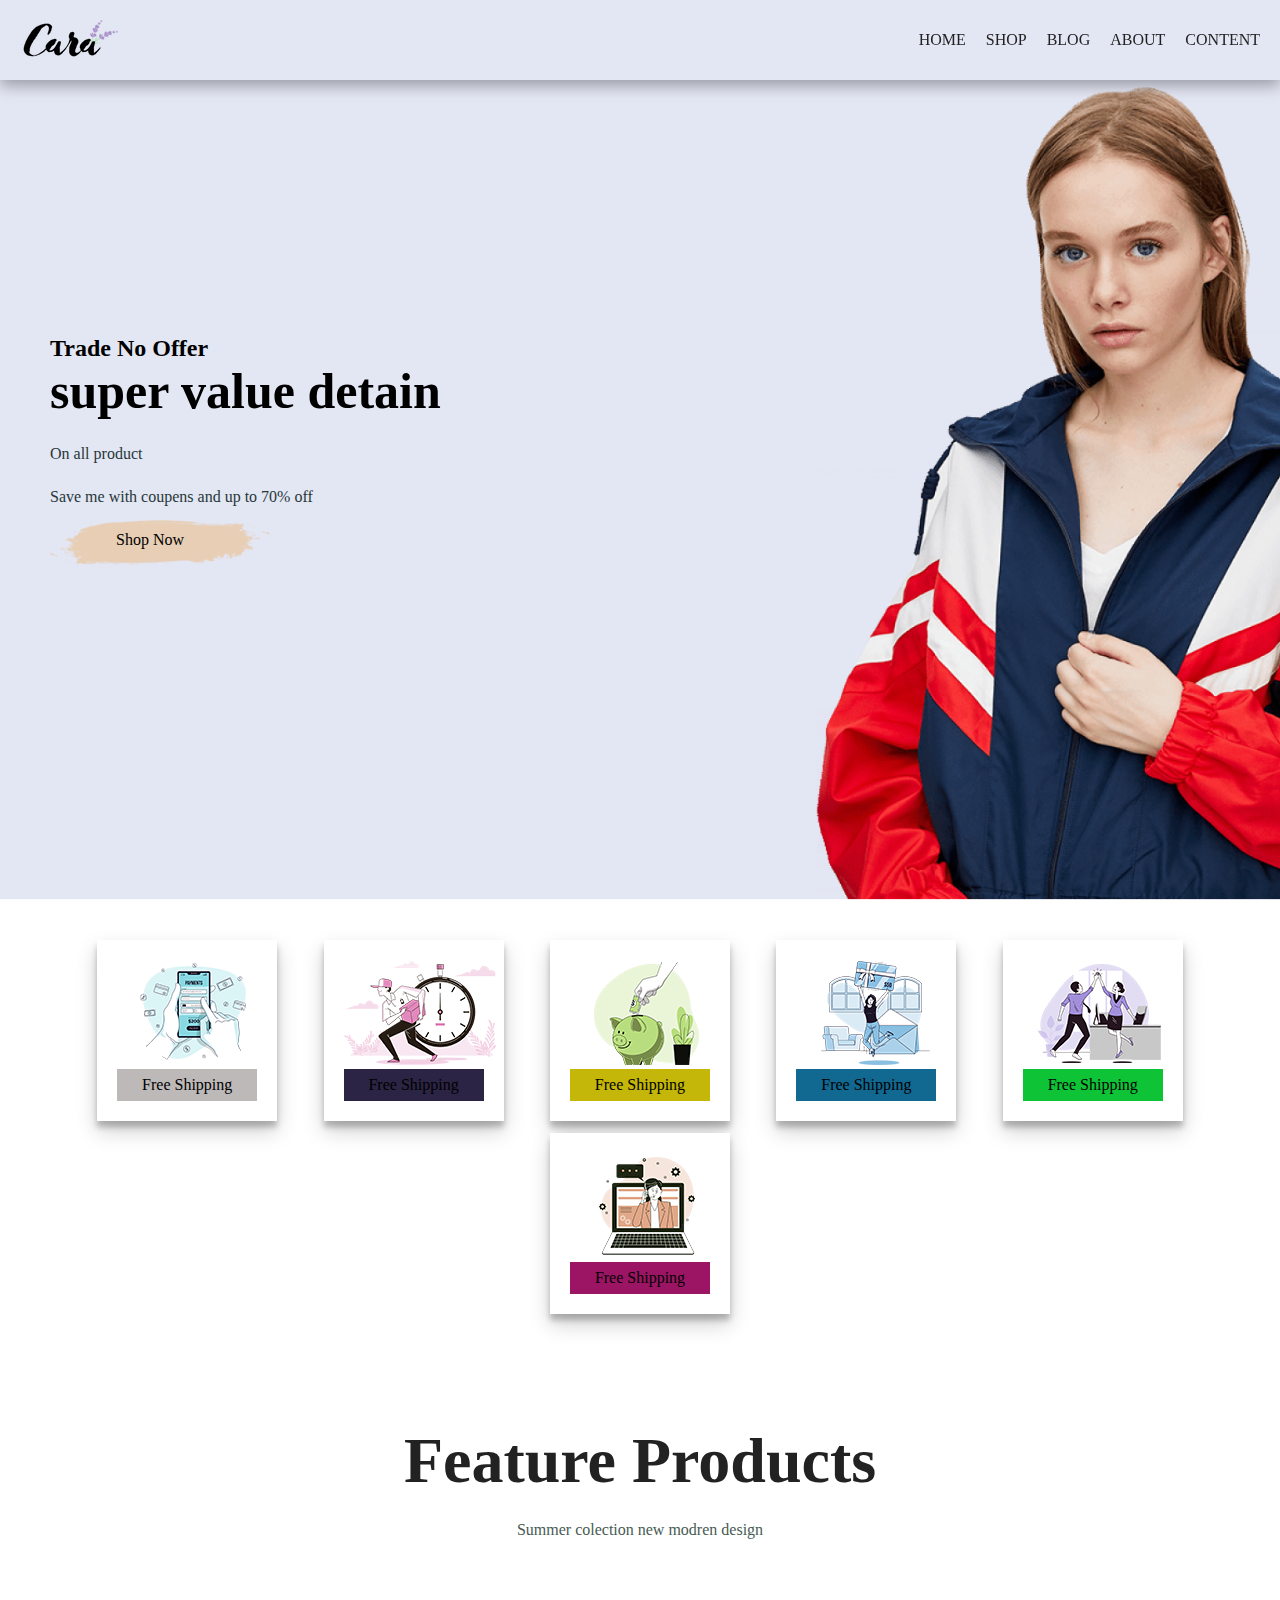
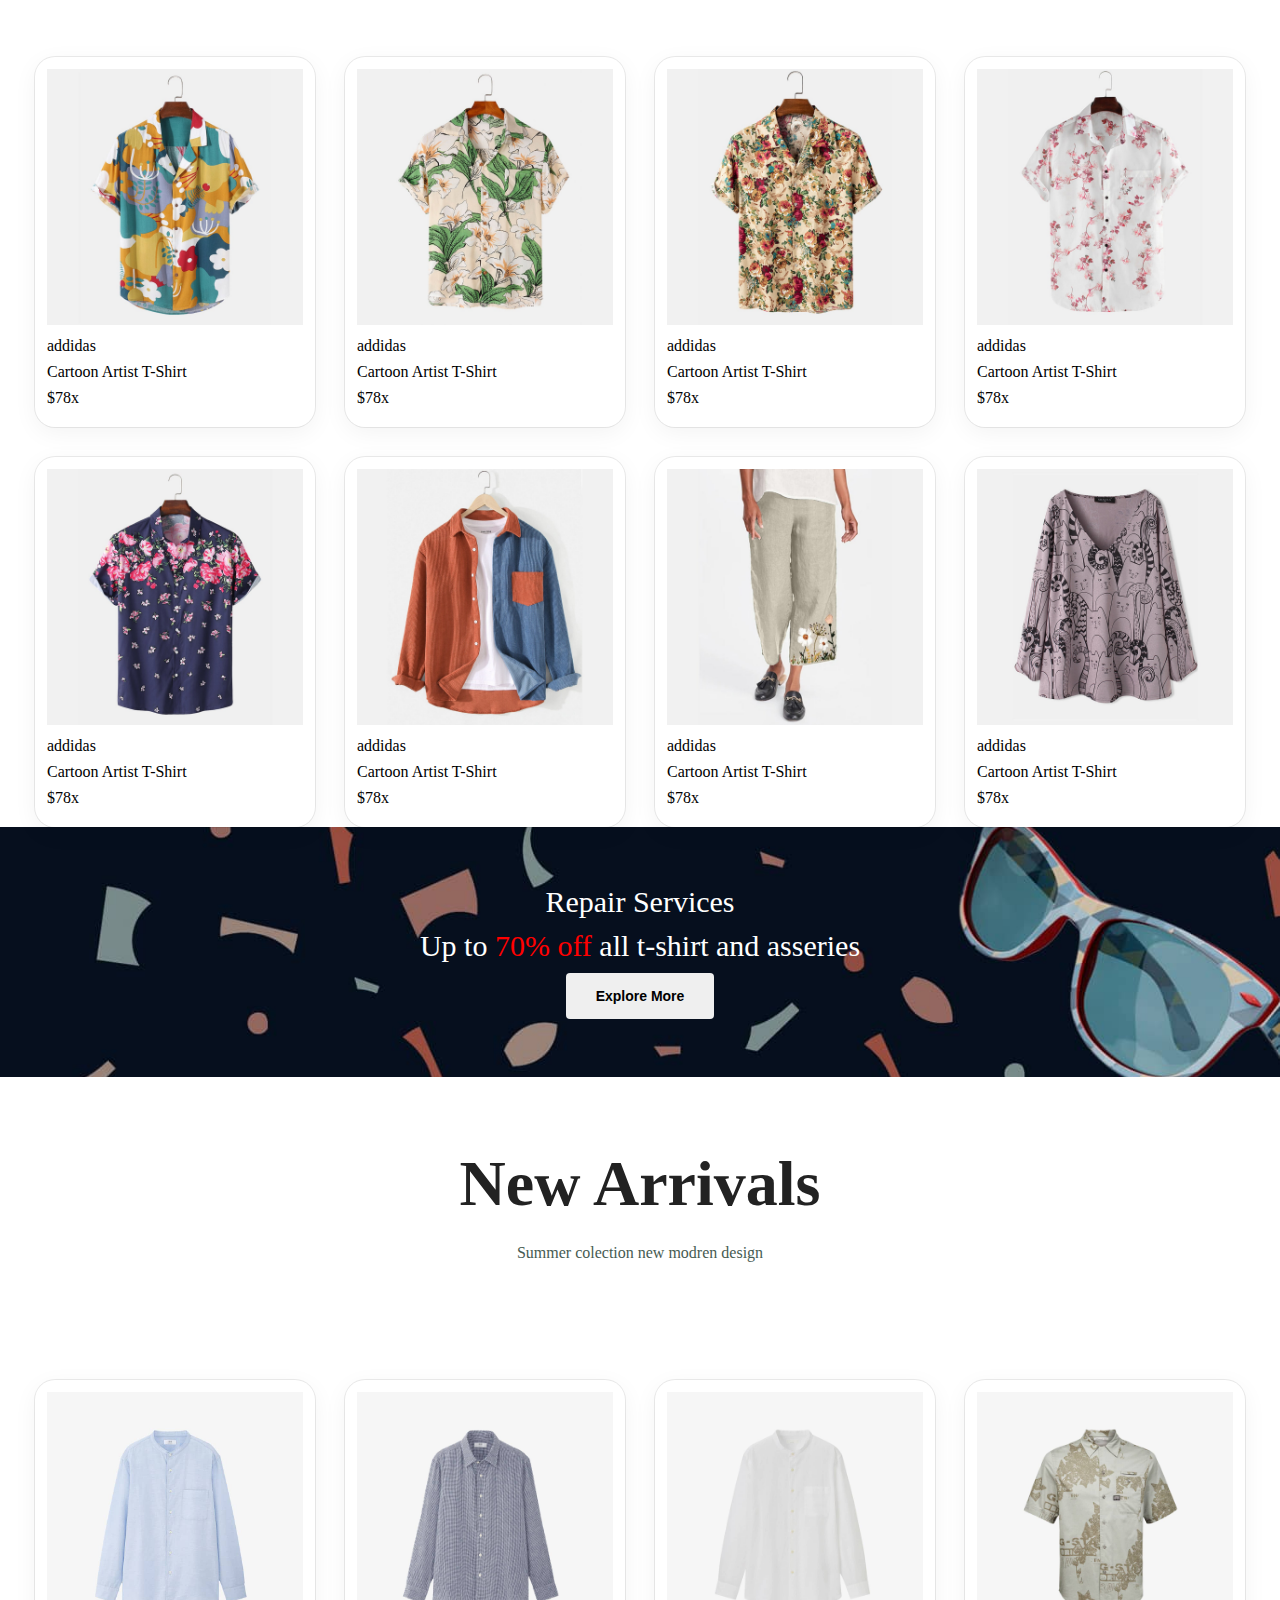
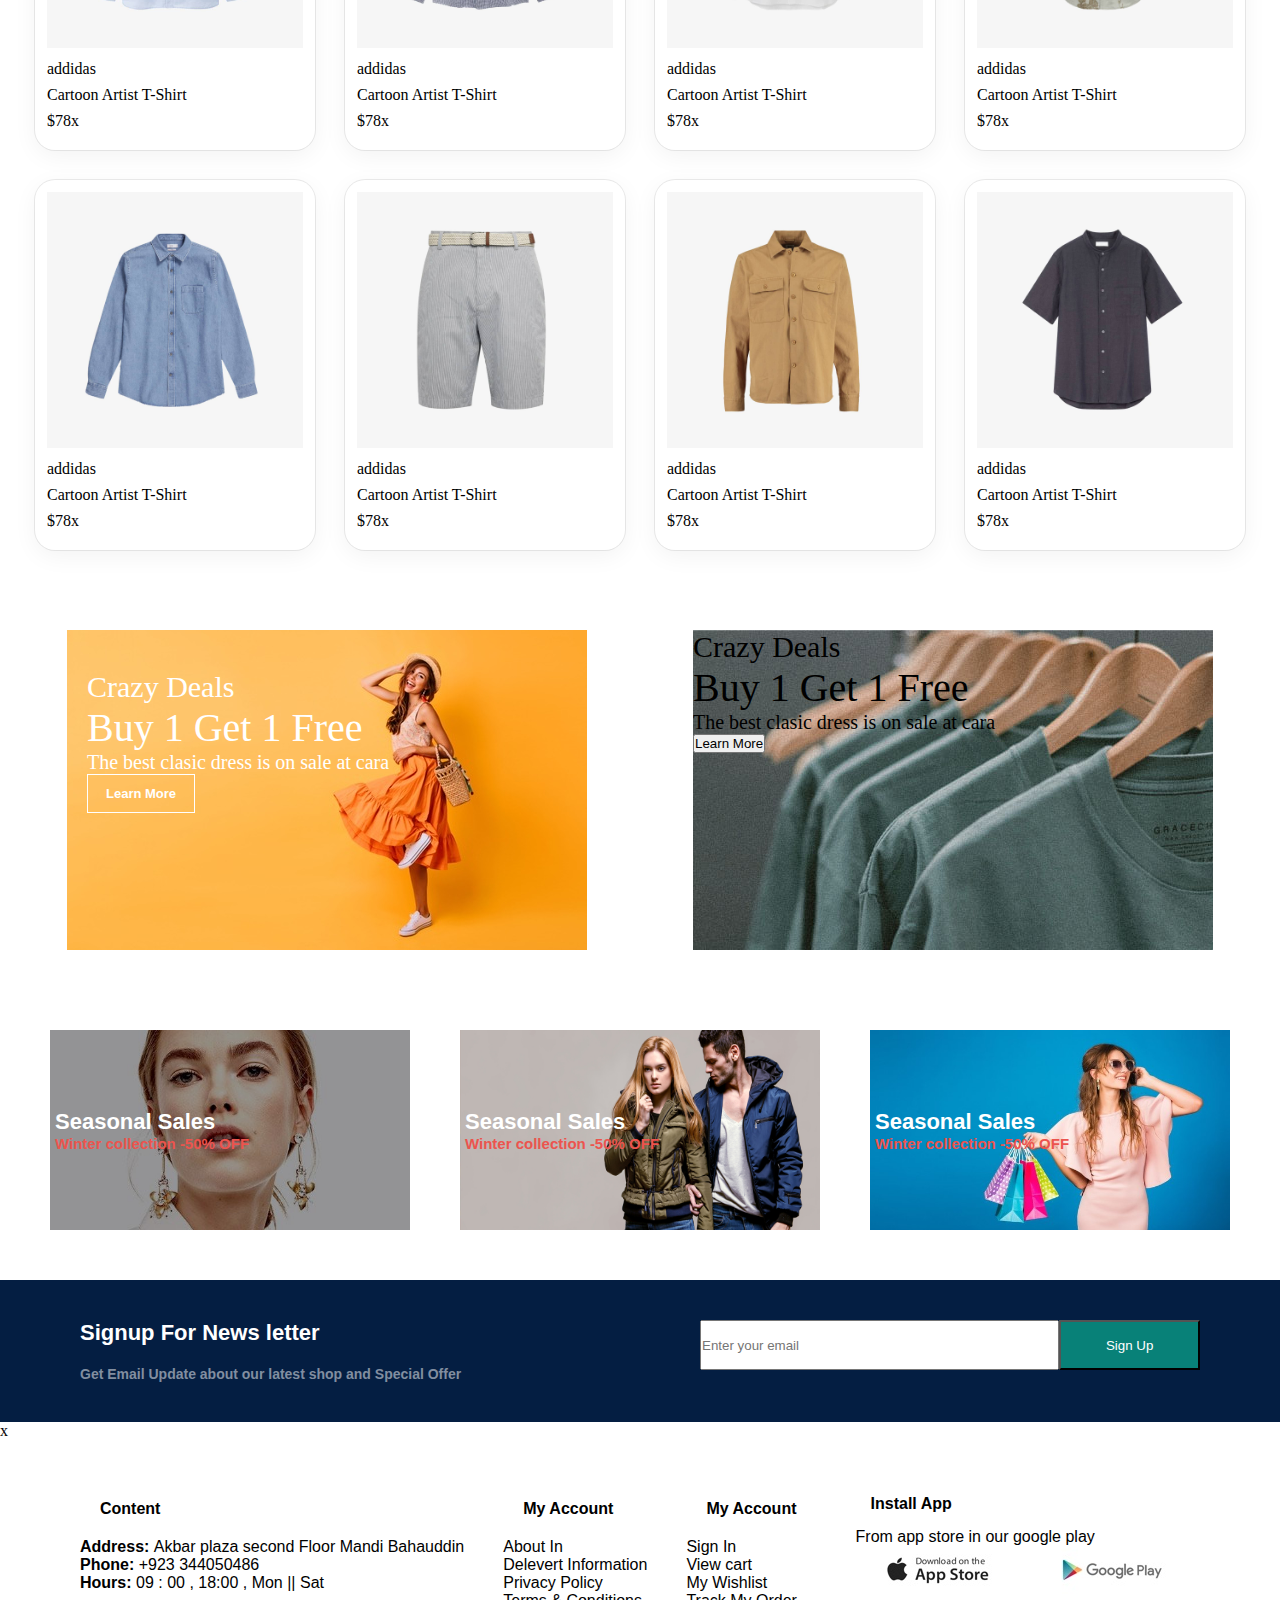
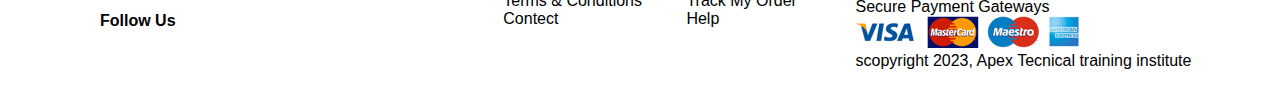
<file: index.html>
<!DOCTYPE html>
<html lang="en">
<head>
    <meta charset="UTF-8">
    <meta name="viewport" content="width=device-width, initial-scale=1.0">
    <title>Document</title>
    <link rel="stylesheet" href="https://cdnjs.cloudflare.com/ajax/libs/font-awesome/6.5.1/css/all.min.css" integrity="sha512-DTOQO9RWCH3ppGqcWaEA1BIZOC6xxalwEsw9c2QQeAIftl+Vegovlnee1c9QX4TctnWMn13TZye+giMm8e2LwA==" crossorigin="anonymous" referrerpolicy="no-referrer" />
    <link rel="preconnect" href="https://fonts.googleapis.com">
    <link rel="preconnect" href="https://fonts.gstatic.com" crossorigin>
    <link href="https://fonts.googleapis.com/css2?family=Kdam+Thmor+Pro&family=League+Spartan:wght@200;300;400;500;600&family=Playfair+Display&display=swap" rel="stylesheet">
    <link rel="stylesheet" href="./styles.css" />
    <link rel="stylesheet" href="./index.css" />
    
    <!-- font-family: 'Kdam Thmor Pro', sans-serif;
font-family: 'League Spartan', sans-serif;
font-family: 'Playfair Display', serif; -->
    <style>
        *{
            padding: 0;
            margin: 0;
            box-sizing: border-box;
        }
    
        

        
         .images{
             display: flex; 
             flex-wrap: wrap; 
             justify-content: space-between;
             gap:20px;
         }   
        .service-container{
            background-image: url('./img/banner/b2.jpg');
            background-size: cover;
            background-position: center center;
            height: 250px;
            width: 100%;
            color: white;
            display: flex;
            flex-direction: column;
            justify-content: center;
            align-items: center;
            gap:10px;
        
        }
        .space{
            padding:40px 80px;
        }


        
        </style>
</head>


<body>
    <header>
   <div class="main-header  arrival-container">
   <img src="./img/logo.png"/>

   <div class="tag">
   <a href="./index.html">HOME</a>
   <a href="./shop.html">SHOP</a>
   <a href="./blog.html">BLOG</a>
   <a href="./about.html">ABOUT</a>
   <a href="./content.html">CONTENT</a>
 </div>

   </div> 
</header>
<section>
    <div class="container-image container-padding">
        <h3> Trade no offer</h3>
        <h1>super value detain</h1>
        <p >On all product</p>
        <p >Save me with coupens and up to 70% off</p>
        <div>
        <img src="./img/button.png" />
        <p>Shop Now</p>
        </div>
    </div>
    </div>
</section>
 <section>
    <div class="featcher-container section">
        <div>
            <img src="./img/features/f1.png"/>
            <p>Free Shipping</p>
        </div>
        <div>
            <img src="./img/features/f2.png"/>
            <p>Free Shipping</p>
        </div>
        <div>
            <img src="./img/features/f3.png"/>
            <p>Free Shipping</p>
        </div>
        <div>
            <img src="./img/features/f4.png"/>
            <p>Free Shipping</p>
        </div>
        <div>
            <img src="./img/features/f5.png"/>
            <p>Free Shipping</p>
        </div>
        <div>
            <img src="./img/features/f6.png"/>
            <p>Free Shipping</p>
        </div>
    </div>
</section> 

 <section>
    <div class="product-content">
        <h1>Feature Products</h1>
        <p>Summer colection new modren design</p>
    </div>

    <div class="product-container">
    <div>
        <img src="./img/products/f1.jpg">
        <p>addidas</p>
        <p>Cartoon Artist T-Shirt</p>
        <i class="fa-solid fa-star"></i><i class="fa-solid fa-star"></i><i class="fa-solid fa-star"></i><i class="fa-solid fa-star"></i><i class="fa-solid fa-star"></i>
        <p>$78x</p>
    </div>
     <div>
        <img src="./img/products/f2.jpg">
        <p>addidas</p>
        <p>Cartoon Artist T-Shirt</p>
        <i class="fa-solid fa-star"></i><i class="fa-solid fa-star"></i><i class="fa-solid fa-star"></i><i class="fa-solid fa-star"></i><i class="fa-solid fa-star"></i>
        <p>$78x</p>
    </div>
    <div>
        <img src="./img/products/f3.jpg">
        <p>addidas</p>
        <p>Cartoon Artist T-Shirt</p>
        <i class="fa-solid fa-star"></i><i class="fa-solid fa-star"></i><i class="fa-solid fa-star"></i><i class="fa-solid fa-star"></i><i class="fa-solid fa-star"></i>
        <p>$78x</p>
    </div>
    <div>
        <img src="./img/products/f4.jpg">
        <p>addidas</p>
        <p>Cartoon Artist T-Shirt</p>
        <i class="fa-solid fa-star"></i><i class="fa-solid fa-star"></i><i class="fa-solid fa-star"></i><i class="fa-solid fa-star"></i><i class="fa-solid fa-star"></i>
        <p>$78x</p>
    </div>
    <div>
        <img src="./img/products/f5.jpg">
        <p>addidas</p>
        <p>Cartoon Artist T-Shirt</p>
        <i class="fa-solid fa-star"></i><i class="fa-solid fa-star"></i><i class="fa-solid fa-star"></i><i class="fa-solid fa-star"></i><i class="fa-solid fa-star"></i>
        <p>$78x</p>
    </div>
    <div>
        <img src="./img/products/f6.jpg">
        <p>addidas</p>
        <p>Cartoon Artist T-Shirt</p>
        <i class="fa-solid fa-star"></i><i class="fa-solid fa-star"></i><i class="fa-solid fa-star"></i><i class="fa-solid fa-star"></i><i class="fa-solid fa-star"></i>
        <p>$78x</p>
    </div>
    <div>
        <img src="./img/products/f7.jpg">
        <p>addidas</p>
        <p>Cartoon Artist T-Shirt</p>
        <i class="fa-solid fa-star"></i><i class="fa-solid fa-star"></i><i class="fa-solid fa-star"></i><i class="fa-solid fa-star"></i><i class="fa-solid fa-star"></i>
        <p>$78x</p>
    </div>
    <div>
        <img src="./img/products/f8.jpg">
        <p>addidas</p>
        <p>Cartoon Artist T-Shirt</p>
        <i class="fa-solid fa-star"></i><i class="fa-solid fa-star"></i><i class="fa-solid fa-star"></i><i class="fa-solid fa-star"></i><i class="fa-solid fa-star"></i>
        <p>$78x</p>
    </div>
    
</div>
   </section> 

 <div class="service-container">
    <p>Repair Services</p>
    <p>Up to <span > 70% off </span>  all t-shirt and asseries</p>
    <button >Explore More</button>
</div> 
  
 <section>
    <div class="product-content">
        <h1> New Arrivals</h1>
        <p>Summer colection new modren design</p>
    </div>
    <div class="product-container">
    <div>
        <img src="./img/products/n1.jpg"/>
        <p>addidas</p>
        <p>Cartoon Artist T-Shirt</p>
        <i class="fa-solid fa-star"></i><i class="fa-solid fa-star"></i><i class="fa-solid fa-star"></i><i class="fa-solid fa-star"></i><i class="fa-solid fa-star"></i>
        <p>$78x</p>
       
    </div>
     <div>
        <img src="./img/products/n2.jpg"/>
        <p>addidas</p>
        <p>Cartoon Artist T-Shirt</p>
        <i class="fa-solid fa-star"></i><i class="fa-solid fa-star"></i><i class="fa-solid fa-star"></i><i class="fa-solid fa-star"></i><i class="fa-solid fa-star"></i>
        <p>$78x</p>
    </div>
    <div>
        <img src="./img/products/n3.jpg"/>
        <p>addidas</p>
        <p>Cartoon Artist T-Shirt</p>
        <i class="fa-solid fa-star"></i><i class="fa-solid fa-star"></i><i class="fa-solid fa-star"></i><i class="fa-solid fa-star"></i><i class="fa-solid fa-star"></i>
        <p>$78x</p>
    </div>
    <div>
        <img src="./img/products/n4.jpg"/>
        <p >addidas</p>
        <p>Cartoon Artist T-Shirt</p>
        <i class="fa-solid fa-star"></i><i class="fa-solid fa-star"></i><i class="fa-solid fa-star"></i><i class="fa-solid fa-star"></i><i class="fa-solid fa-star"></i>
        <p>$78x</p>
    </div>
    <div>
        <img src="./img/products/n5.jpg"/>
        <p>addidas</p>
        <p >Cartoon Artist T-Shirt</p>
        <i class="fa-solid fa-star"></i><i class="fa-solid fa-star"></i><i class="fa-solid fa-star"></i><i class="fa-solid fa-star"></i><i class="fa-solid fa-star"></i>
        <p >$78x</p>
    </div>
    <div >
        <img src="./img/products/n6.jpg" />
        <p >addidas</p>
        <p >Cartoon Artist T-Shirt</p>
        <i class="fa-solid fa-star"></i><i class="fa-solid fa-star"></i><i class="fa-solid fa-star"></i><i class="fa-solid fa-star"></i><i class="fa-solid fa-star"></i>
        <p >$78x</p>
    </div>
    <div >
        <img src="./img/products/n7.jpg"/>
        <p >addidas</p>
        <p >Cartoon Artist T-Shirt</p>
        <i class="fa-solid fa-star"></i><i class="fa-solid fa-star"></i><i class="fa-solid fa-star"></i><i class="fa-solid fa-star"></i><i class="fa-solid fa-star"></i>
        <p >$78x</p>
    </div>
    <div >
        <img src="./img/products/n8.jpg"/>
        <p >addidas</p>
        <p >Cartoon Artist T-Shirt</p>
        <i class="fa-solid fa-star"></i><i class="fa-solid fa-star"></i><i class="fa-solid fa-star"></i><i class="fa-solid fa-star"></i><i class="fa-solid fa-star"></i>
        <p >$78x</p>
    </div>
    
</div>
   </section> 
 <section>
    <div class="crazy-container ">
     
        <div class="crazy-content">
            <p style="font-size: 30px;">Crazy Deals</p>
            <p style="font-size: 40px;">Buy 1 Get 1 Free</p>
            <p style="font-size: 20px;">The best clasic dress is on sale at cara</p>
            <button >Learn More</button>
    </div>

     <div class="crazy-content2">
       <p style="font-size: 30px;">Crazy Deals</p>
        <p style="font-size: 40px;">Buy 1 Get 1 Free</p>
        <p style="font-size: 20px;">The best clasic dress is on sale at cara</p>
        <button >Learn More</button>
</div>
</div>
</div>

</section> 

    <section>
    <div class="seasonal-container container-padding">
      
      
        <div style="overflow: hidden; display: flex; flex-direction: column; justify-content: center; height: 200px; width:360px; position: relative; background-color: red;">

              <img src="./img/banner/b7.jpg"  style="height: 100%; width: 100%;">
         <div style="position: absolute; gap: 20px; padding-left: 20px; font-family: 'Spartan', sans-serif; padding: 10px 5px;">
           <h2 style=" color: white; font-size: 22px; font-weight: 900; margin: 0; padding: 0; box-sizing: border-box; font-family: 'Spartan', sans-serif;"> Seasonal Sales</h2>
           <p style=" color: #ec544e; font-size: 15px; font-weight: 800;">Winter collection -50% OFF</p>
         </div>
        </div>
 
       
            <div style="overflow: hidden; display: flex; flex-direction: column; justify-content: center; height: 200px; width:360px; position: relative;">
              <img src="./img/banner/b4.jpg" style="height: 100%; width: 100%; "/>
             <div style="position: absolute; gap: 20px; padding-left: 20px; font-family: 'Spartan', sans-serif; padding: 10px 5px;">
               <h2 style=" color: white; font-size: 22px; font-weight: 900; margin: 0; padding: 0; box-sizing: border-box; font-family: 'Spartan', sans-serif;"> Seasonal Sales</h2>
               <p style=" color: #ec544e; font-size: 15px; font-weight: 800;">Winter collection -50% OFF</p>
             </div>
            </div>
       
          
                <div style="overflow: hidden; display: flex; flex-direction: column; justify-content: center; height: 200px; width:360px; position: relative;">
                  <img src="./img/banner/b18.jpg" style="height: 100%; width: 100%;" />
                 <div style="position: absolute; gap: 20px; padding-left: 20px; font-family: 'Spartan', sans-serif; padding: 10px 5px;">
                   <h2 style=" color: white; font-size: 22px; font-weight: 900; margin: 0; padding: 0; box-sizing: border-box; font-family: 'Spartan', sans-serif;"> Seasonal Sales</h2>
                   <p style=" color: #ec544e; font-size: 15px; font-weight: 800;">Winter collection -50% OFF</p>
                 </div>
                </div>


</div>
   </section> 



  <section>

<div class="blue-container">

    <div style="font-family: 'Spartan', sans-serif;">

        <p style="color: white; font-size: 22px; font-weight: 700; padding-bottom: 10px;">Signup For News letter</p>
        <p style="color: #818ea0; font-size: 14px; font-weight: 600; padding-top: 10px; ">Get Email Update about our latest shop and Special Offer</p>
    </div>

    <div style="display: flex; width: clamp(300px, 100%,500px);">
        <input placeholder="Enter your email" style="height: 50px; flex-grow: 8;" />
        <button style="height: 50px; background-color: #088178; color: #fff; flex-grow: 4; flex-shrink: 0;"> Sign Up</button>
    </div>
</div>x 
 </section>
 
 <section>
<div class="end-container">
    <div>
        <h4 style="padding: 20px;">Content</h4>
        <p><strong> Address: </strong> Akbar plaza second Floor Mandi Bahauddin </p>
        <p><strong> Phone: </strong> +923 344050486</p>
        <p><strong> Hours: </strong>09 : 00 , 18:00 , Mon || Sat</p>

        <h4 style="padding: 20px;">Follow Us</h4>
        <i class="fab fa-facebook-f"></i>
        <i class="fab fa-twitter"></i>
        <i class="fab fa-instagram"></i>
        <i class="fab fa-linkedin"></i>
        <i class="fab fa-youtube"></i>
    </div>

    <div>
        <h4 style="padding: 20px;">My Account</h4>
        <p>About In</p>
        <p>Delevert Information</p>
        <p>Privacy Policy</p>
        <p>Terms & Conditions</p>
        <p>Contect</p>
    </div>

    <div>
        <h4 style="padding: 20px;">My Account</h4>
        <p>Sign In</p>
        <p>View cart</p>
        <p>My Wishlist</p>
        <p>Track My Order </p>
        <p>Help</p>
    </div>

    <div>
        <h4 style="padding: 15px;">Install App</h4>
        <p>From app store in our google play</p>
        <img src="./img/pay/app.jpg">
        <img src="./img/pay/play.jpg">
        <p>Secure Payment Gateways</p>
        <img src="./img/pay/pay.png">

        <p>scopyright 2023, Apex Tecnical training institute</p>
    </div>

</div>

</section>
</body>
</html>
</file>
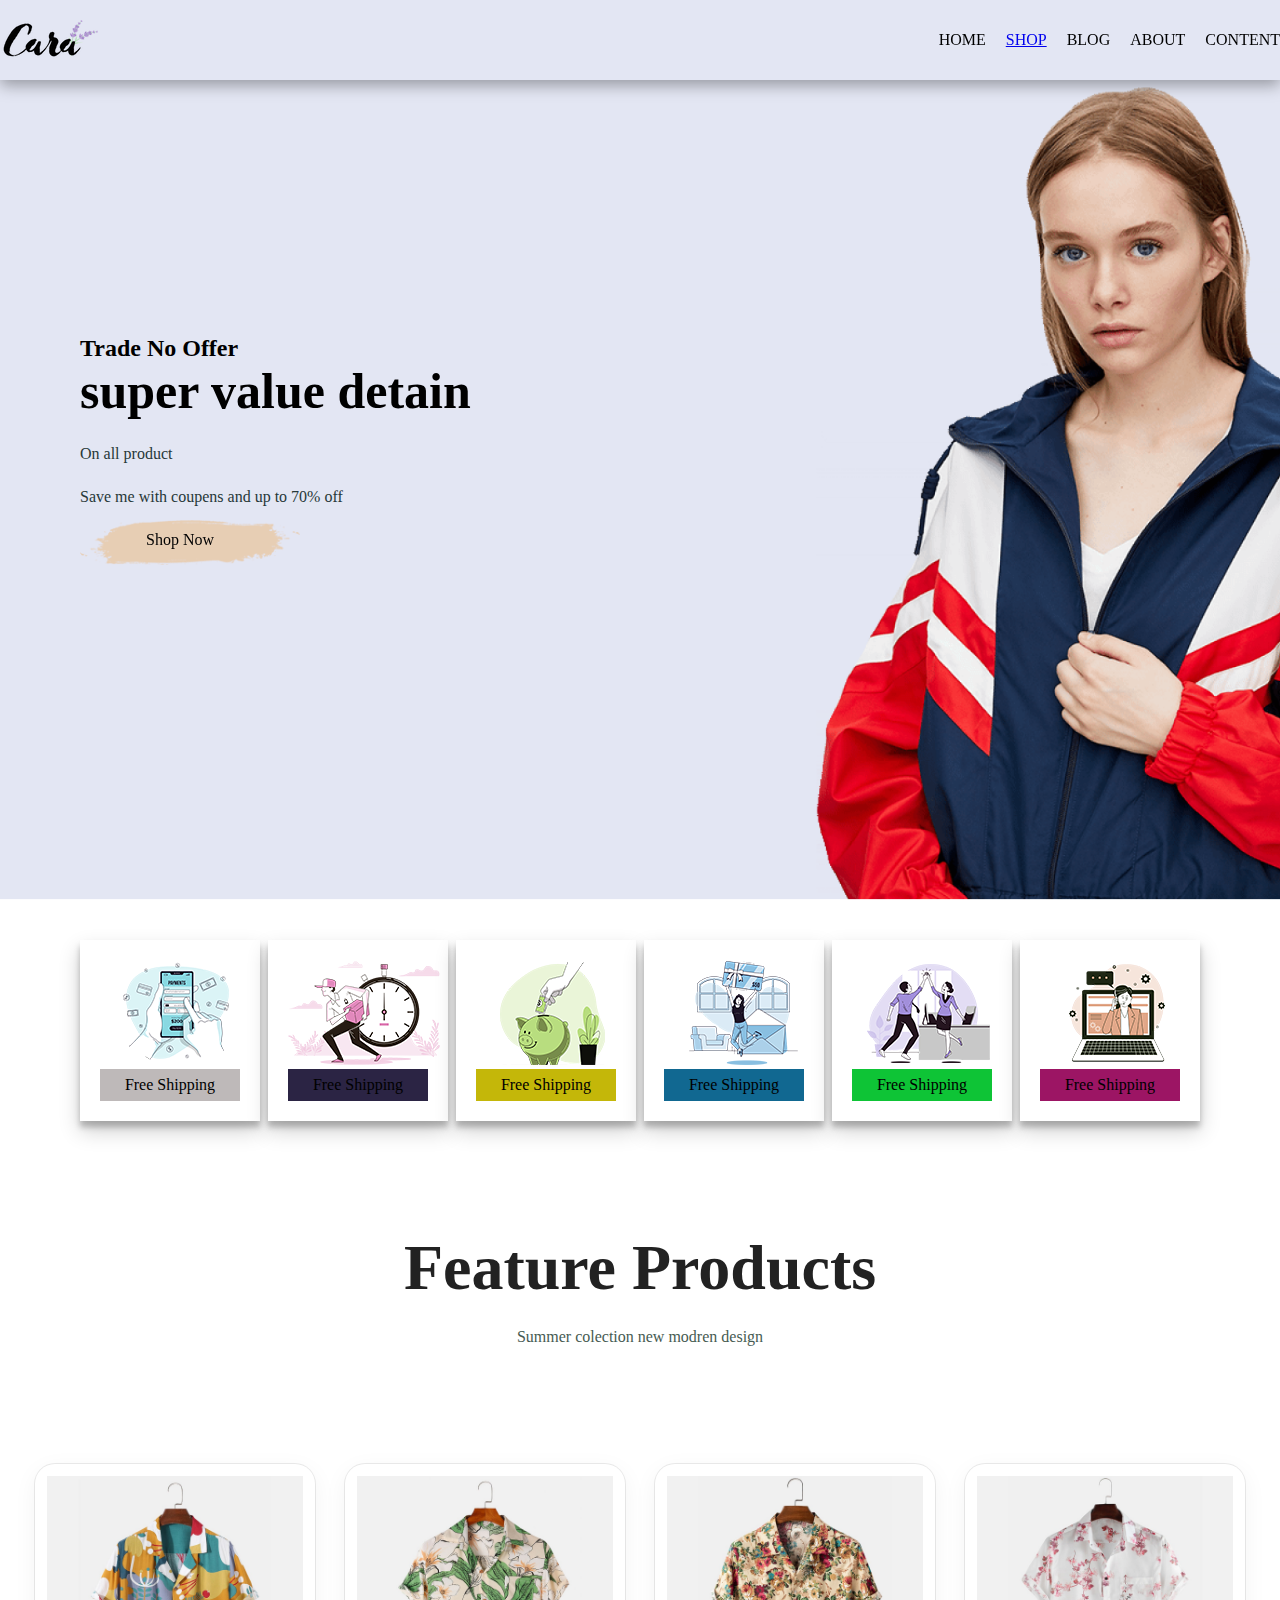
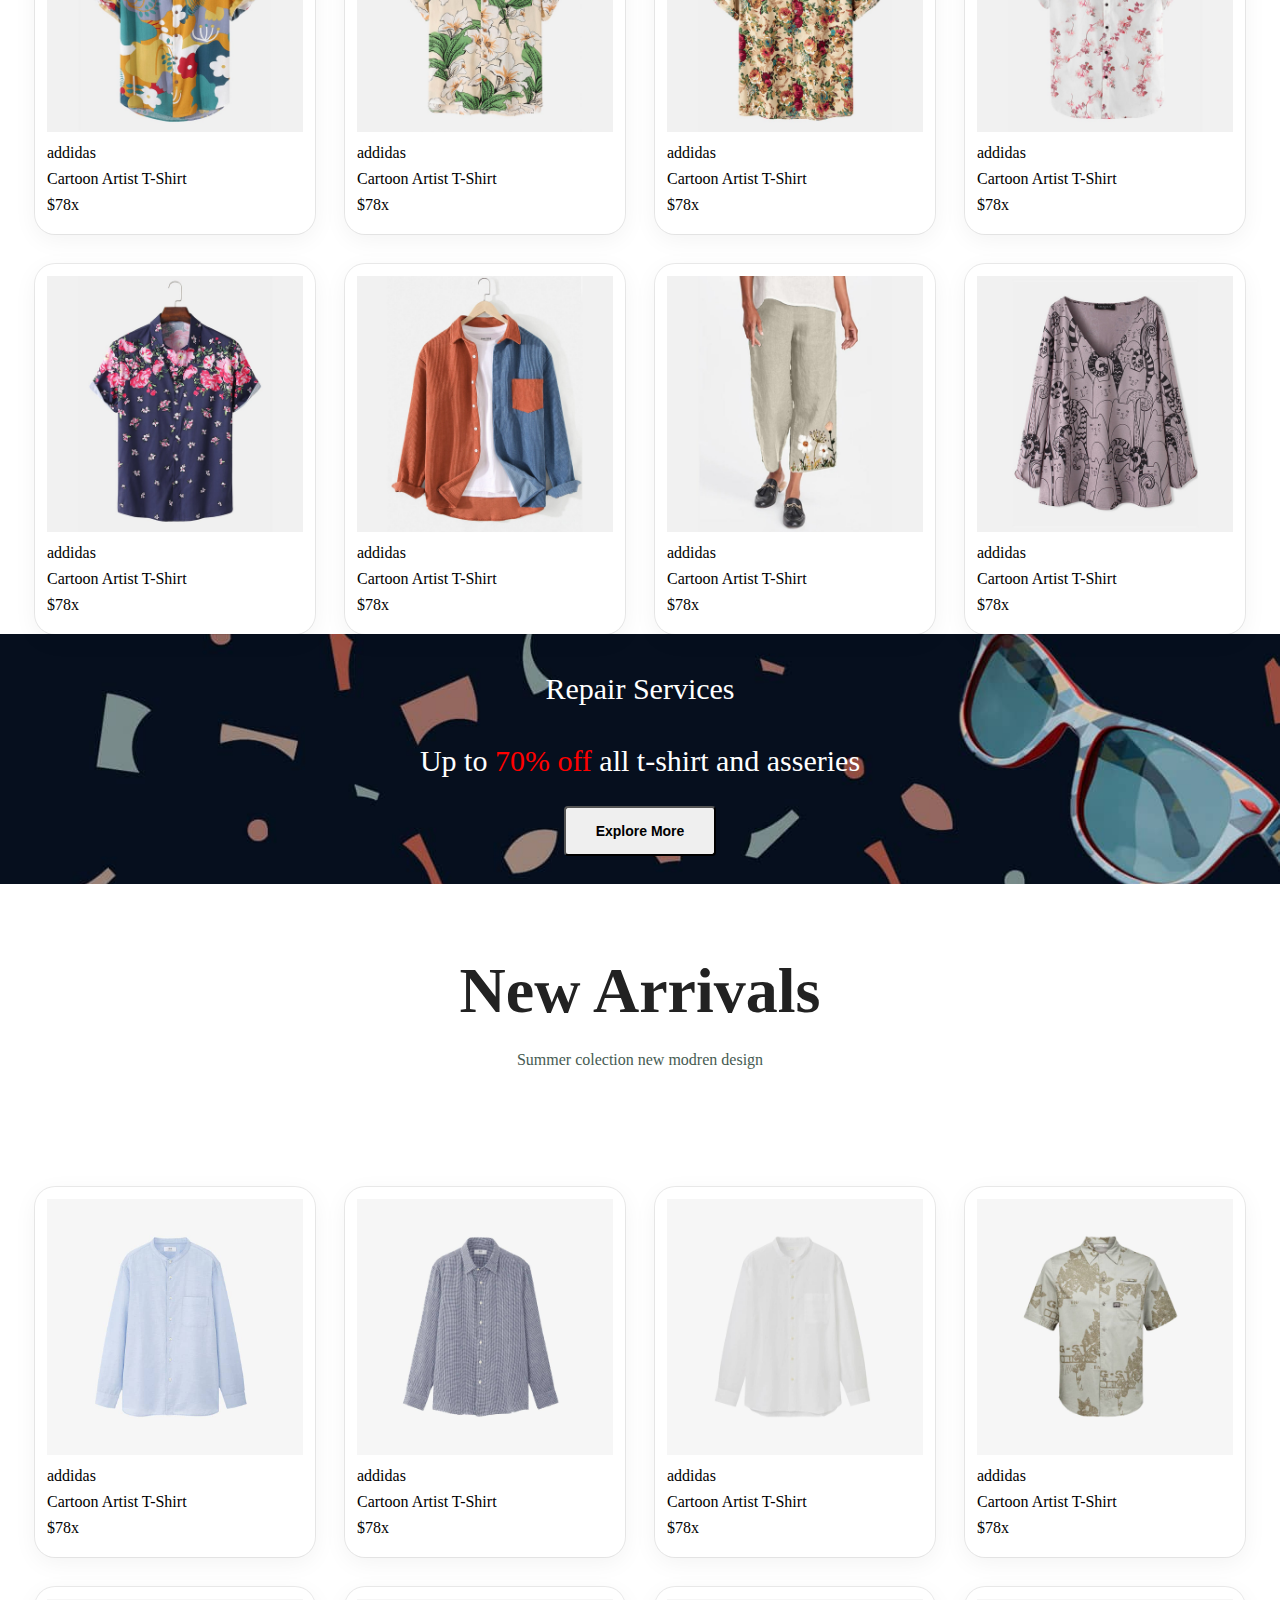
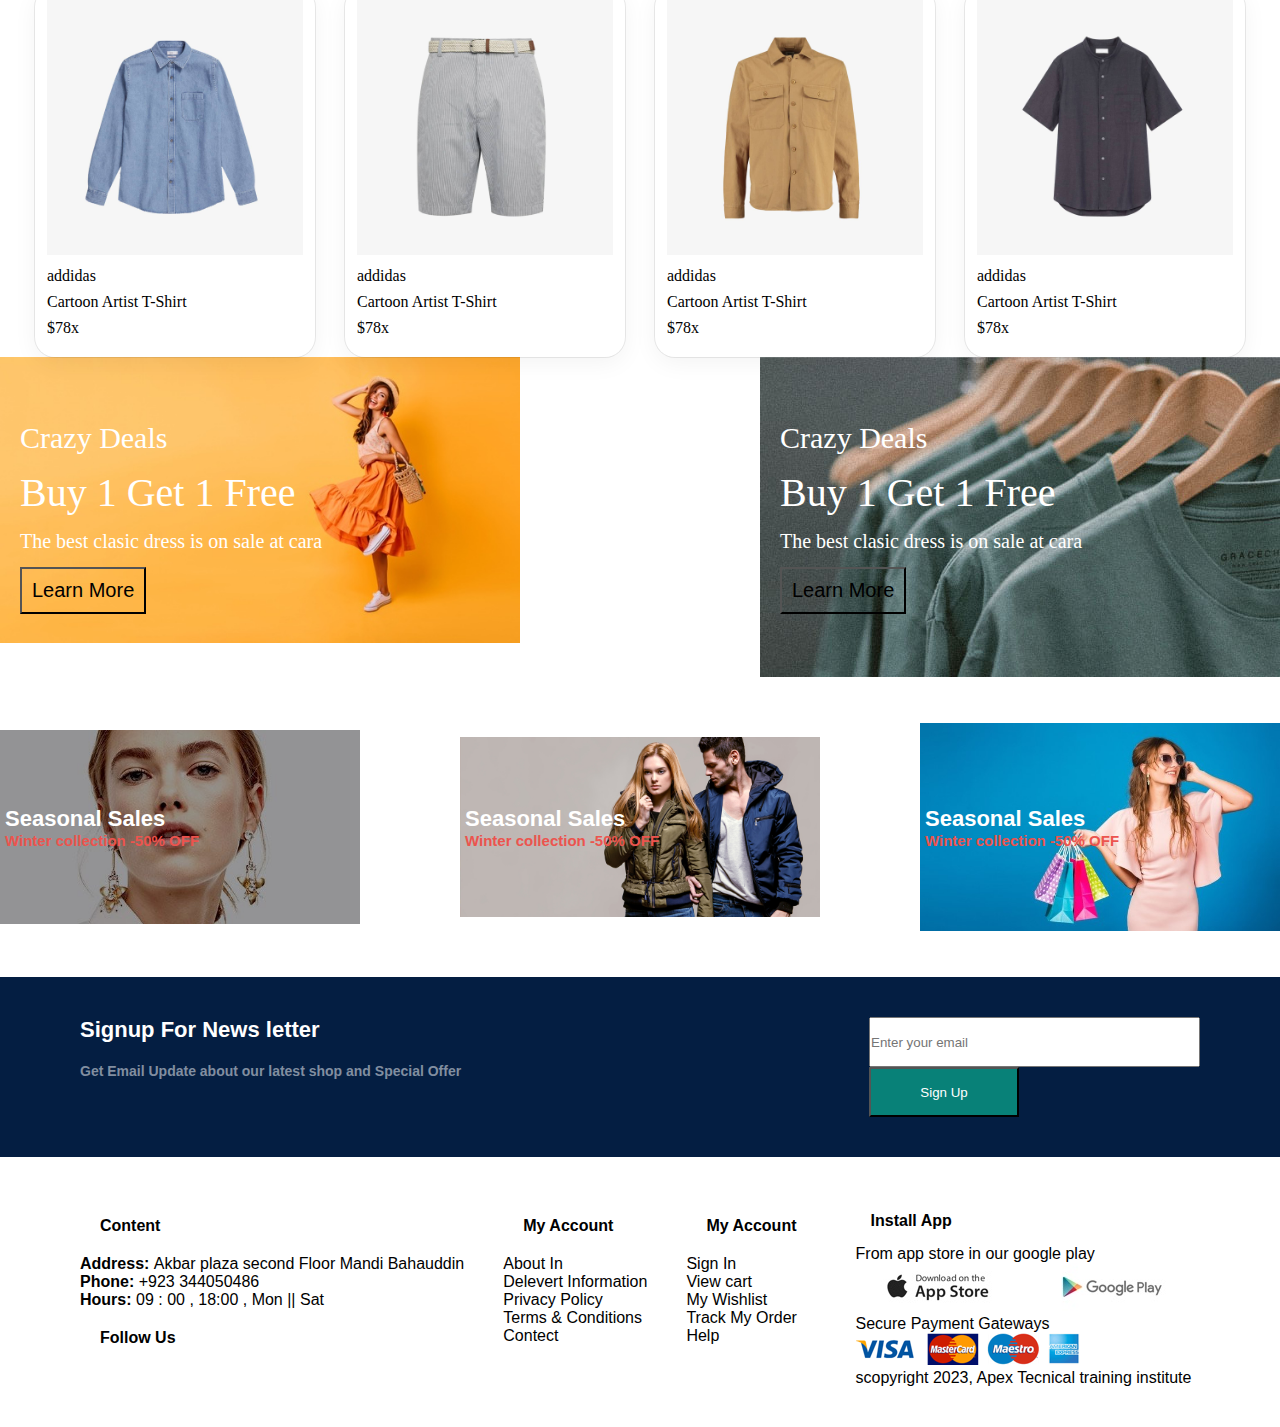
<file: img/Ecommerce-main/index.html>
<!DOCTYPE html>
<html lang="en">
<head>
    <meta charset="UTF-8">
    <meta name="viewport" content="width=device-width, initial-scale=1.0">
    <title>Document</title>
    <link rel="stylesheet" href="https://cdnjs.cloudflare.com/ajax/libs/font-awesome/6.5.1/css/all.min.css" integrity="sha512-DTOQO9RWCH3ppGqcWaEA1BIZOC6xxalwEsw9c2QQeAIftl+Vegovlnee1c9QX4TctnWMn13TZye+giMm8e2LwA==" crossorigin="anonymous" referrerpolicy="no-referrer" />
    <link rel="preconnect" href="https://fonts.googleapis.com">
    <link rel="preconnect" href="https://fonts.gstatic.com" crossorigin>
    <link href="https://fonts.googleapis.com/css2?family=Kdam+Thmor+Pro&family=League+Spartan:wght@200;300;400;500;600&family=Playfair+Display&display=swap" rel="stylesheet">
    <link rel="stylesheet" href="./styles.css" />
    <link rel="stylesheet" href="./index.css" />
    
    <!-- font-family: 'Kdam Thmor Pro', sans-serif;
font-family: 'League Spartan', sans-serif;
font-family: 'Playfair Display', serif; -->
    <style>
        *{
            padding: 0;
            margin: 0;
            box-sizing: border-box;
        }
    
        
        .tag{
            display: flex;
            gap: 20px;
            justify-content: center;
        
             }
        
         .images{
            display: flex; 
             flex-wrap: wrap; 
             justify-content: space-between;
             gap:20px
         }   
        .service-container{
            background-image: url('./img/banner/b2.jpg');
            background-size: cover;
            background-position: center center;
            height: 250px;
            width: 100%;
            color: white;
            display: flex;
            flex-direction: column;
            justify-content: center;
            align-items: center;
            gap:18px;
        }
        .space{
            padding:40px 80px;
        }
        @media screen and (max-width : 540px) {
            .images{
                justify-content: center;
            }
        }

        @media screen and (max-width : 570px) {
            header{
                display: none;
            }
        }
        .crazy-content{
            width: clamp(300px ,100% ,520px); 
            height: 320px;
            overflow: hidden;
            
            position: relative;
            z-index: -99;
        }
        
        </style>
</head>


<body>
    <header>
   <div class="main-header  arrival-container">
   <img src="./img/logo.png"/>
   <div class="tag">
   <p>HOME</p>
   <a href="./shop.html" >SHOP</a>
   <p>BLOG</p>
   <p>ABOUT</p>
   <p>CONTENT</p>
 </div>
   </div> 
</header>
<section>
    <div class="container-image container-padding">
        <h3> Trade no offer</h3>
        <h1>super value detain</h1>
        <p >On all product</p>
        <p >Save me with coupens and up to 70% off</p>
        <div>
        <img src="./img/button.png" />
        <p>Shop Now</p>
        </div>
    </div>
    </div>
</section>
<section>
    <div class="featcher-container section">
        <div>
            <img src="./img/features/f1.png"/>
            <p>Free Shipping</p>
        </div>
        <div>
            <img src="./img/features/f2.png"/>
            <p>Free Shipping</p>
        </div>
        <div>
            <img src="./img/features/f3.png"/>
            <p>Free Shipping</p>
        </div>
        <div>
            <img src="./img/features/f4.png"/>
            <p>Free Shipping</p>
        </div>
        <div>
            <img src="./img/features/f5.png"/>
            <p>Free Shipping</p>
        </div>
        <div>
            <img src="./img/features/f6.png"/>
            <p>Free Shipping</p>
        </div>
    </div>
</section>

<section>
    <div class="product-content">
        <h1>Feature Products</h1>
        <p>Summer colection new modren design</p>
    </div>

    <div class="product-container">
    <div>
        <img src="./img/products/f1.jpg">
        <p>addidas</p>
        <p>Cartoon Artist T-Shirt</p>
        <i class="fa-solid fa-star"></i><i class="fa-solid fa-star"></i><i class="fa-solid fa-star"></i><i class="fa-solid fa-star"></i><i class="fa-solid fa-star"></i>
        <p>$78x</p>
    </div>
     <div>
        <img src="./img/products/f2.jpg">
        <p>addidas</p>
        <p>Cartoon Artist T-Shirt</p>
        <i class="fa-solid fa-star"></i><i class="fa-solid fa-star"></i><i class="fa-solid fa-star"></i><i class="fa-solid fa-star"></i><i class="fa-solid fa-star"></i>
        <p>$78x</p>
    </div>
    <div>
        <img src="./img/products/f3.jpg">
        <p>addidas</p>
        <p>Cartoon Artist T-Shirt</p>
        <i class="fa-solid fa-star"></i><i class="fa-solid fa-star"></i><i class="fa-solid fa-star"></i><i class="fa-solid fa-star"></i><i class="fa-solid fa-star"></i>
        <p>$78x</p>
    </div>
    <div>
        <img src="./img/products/f4.jpg">
        <p>addidas</p>
        <p>Cartoon Artist T-Shirt</p>
        <i class="fa-solid fa-star"></i><i class="fa-solid fa-star"></i><i class="fa-solid fa-star"></i><i class="fa-solid fa-star"></i><i class="fa-solid fa-star"></i>
        <p>$78x</p>
    </div>
    <div>
        <img src="./img/products/f5.jpg">
        <p>addidas</p>
        <p>Cartoon Artist T-Shirt</p>
        <i class="fa-solid fa-star"></i><i class="fa-solid fa-star"></i><i class="fa-solid fa-star"></i><i class="fa-solid fa-star"></i><i class="fa-solid fa-star"></i>
        <p>$78x</p>
    </div>
    <div>
        <img src="./img/products/f6.jpg">
        <p>addidas</p>
        <p>Cartoon Artist T-Shirt</p>
        <i class="fa-solid fa-star"></i><i class="fa-solid fa-star"></i><i class="fa-solid fa-star"></i><i class="fa-solid fa-star"></i><i class="fa-solid fa-star"></i>
        <p>$78x</p>
    </div>
    <div>
        <img src="./img/products/f7.jpg">
        <p>addidas</p>
        <p>Cartoon Artist T-Shirt</p>
        <i class="fa-solid fa-star"></i><i class="fa-solid fa-star"></i><i class="fa-solid fa-star"></i><i class="fa-solid fa-star"></i><i class="fa-solid fa-star"></i>
        <p>$78x</p>
    </div>
    <div>
        <img src="./img/products/f8.jpg">
        <p>addidas</p>
        <p>Cartoon Artist T-Shirt</p>
        <i class="fa-solid fa-star"></i><i class="fa-solid fa-star"></i><i class="fa-solid fa-star"></i><i class="fa-solid fa-star"></i><i class="fa-solid fa-star"></i>
        <p>$78x</p>
    </div>
    
</div>
   </section>

<div class="service-container">
    <p>Repair Services</p>
    <p>Up to <span > 70% off </span>  all t-shirt and asseries</p>
    <button>Explore More</button>
</div>
  
<section>
    <div class="product-content">
        <h1> New Arrivals</h1>
        <p>Summer colection new modren design</p>
    </div>
    <div class="product-container">
    <div>
        <img src="./img/products/n1.jpg"/>
        <p>addidas</p>
        <p>Cartoon Artist T-Shirt</p>
        <i class="fa-solid fa-star"></i><i class="fa-solid fa-star"></i><i class="fa-solid fa-star"></i><i class="fa-solid fa-star"></i><i class="fa-solid fa-star"></i>
        <p>$78x</p>
       
    </div>
     <div>
        <img src="./img/products/n2.jpg"/>
        <p>addidas</p>
        <p>Cartoon Artist T-Shirt</p>
        <i class="fa-solid fa-star"></i><i class="fa-solid fa-star"></i><i class="fa-solid fa-star"></i><i class="fa-solid fa-star"></i><i class="fa-solid fa-star"></i>
        <p>$78x</p>
    </div>
    <div>
        <img src="./img/products/n3.jpg"/>
        <p>addidas</p>
        <p>Cartoon Artist T-Shirt</p>
        <i class="fa-solid fa-star"></i><i class="fa-solid fa-star"></i><i class="fa-solid fa-star"></i><i class="fa-solid fa-star"></i><i class="fa-solid fa-star"></i>
        <p>$78x</p>
    </div>
    <div>
        <img src="./img/products/n4.jpg"/>
        <p >addidas</p>
        <p>Cartoon Artist T-Shirt</p>
        <i class="fa-solid fa-star"></i><i class="fa-solid fa-star"></i><i class="fa-solid fa-star"></i><i class="fa-solid fa-star"></i><i class="fa-solid fa-star"></i>
        <p>$78x</p>
    </div>
    <div>
        <img src="./img/products/n5.jpg"/>
        <p>addidas</p>
        <p >Cartoon Artist T-Shirt</p>
        <i class="fa-solid fa-star"></i><i class="fa-solid fa-star"></i><i class="fa-solid fa-star"></i><i class="fa-solid fa-star"></i><i class="fa-solid fa-star"></i>
        <p >$78x</p>
    </div>
    <div >
        <img src="./img/products/n6.jpg" />
        <p >addidas</p>
        <p >Cartoon Artist T-Shirt</p>
        <i class="fa-solid fa-star"></i><i class="fa-solid fa-star"></i><i class="fa-solid fa-star"></i><i class="fa-solid fa-star"></i><i class="fa-solid fa-star"></i>
        <p >$78x</p>
    </div>
    <div >
        <img src="./img/products/n7.jpg"/>
        <p >addidas</p>
        <p >Cartoon Artist T-Shirt</p>
        <i class="fa-solid fa-star"></i><i class="fa-solid fa-star"></i><i class="fa-solid fa-star"></i><i class="fa-solid fa-star"></i><i class="fa-solid fa-star"></i>
        <p >$78x</p>
    </div>
    <div >
        <img src="./img/products/n8.jpg"/>
        <p >addidas</p>
        <p >Cartoon Artist T-Shirt</p>
        <i class="fa-solid fa-star"></i><i class="fa-solid fa-star"></i><i class="fa-solid fa-star"></i><i class="fa-solid fa-star"></i><i class="fa-solid fa-star"></i>
        <p >$78x</p>
    </div>
    
</div>
   </section>
<section>
    <div style="display: flex; justify-content: space-between; ">
     
            <div class="crazy-content">
            <img src="./img/banner/b17.jpg" style="width: 100%;"/>
       
            <div style="position: absolute; top: 0px; width: 100%; height: 100%; display: flex; justify-content: center; flex-direction: column;  align-items: flex-start; gap:14px; color: white; padding-left: 20px;"">
                <p style="font-size: 30px;">Crazy Deals</p>
                <p style="font-size: 40px;">Buy 1 Get 1 Free</p>
                <p style="font-size: 20px;">The best clasic dress is on sale at cara</p>
                <button style="font-size: 20px; padding: 10px 10px; background-color: transparent;">Learn More</button>
              
            </div>
        </div>




         <div class="crazy-content">
          
            <img src="./img/banner/b10.jpg"/>
           <div style="position: absolute; top: 0px; width: 100%; height: 100%; display: flex; justify-content: center; flex-direction: column;  align-items: flex-start; gap:14px; color: white; padding-left: 20px;">
           <p style="font-size: 30px;">Crazy Deals</p>
            <p style="font-size: 40px;">Buy 1 Get 1 Free</p>
            <p style="font-size: 20px;">The best clasic dress is on sale at cara</p>
             <button style="font-size: 20px; padding: 10px 10px; background-color: transparent;">Learn More</button>
    </div>
</div>
   </div>
</section>

   <section>
    <div style="display: flex; justify-content: space-between; flex-wrap: wrap; position: relative; z-index: -1;">
        <div style="overflow: hidden; display: flex; flex-direction: column; justify-content: center; height: 300px; width:360px; position: relative;">

              <img src="./img/banner/b7.jpg" >
         <div style="position: absolute; gap: 20px; padding-left: 20px; font-family: 'Spartan', sans-serif; padding: 10px 5px;">
           <h2 style=" color: white; font-size: 22px; font-weight: 900; margin: 0; padding: 0; box-sizing: border-box; font-family: 'Spartan', sans-serif;"> Seasonal Sales</h2>
           <p style=" color: #ec544e; font-size: 15px; font-weight: 800;">Winter collection -50% OFF</p>
         </div>
        </div>
 
       
            <div style="overflow: hidden; display: flex; flex-direction: column; justify-content: center; height: 300px; width:360px; position: relative;">
              <img src="./img/banner/b4.jpg"/>
             <div style="position: absolute; gap: 20px; padding-left: 20px; font-family: 'Spartan', sans-serif; padding: 10px 5px;">
               <h2 style=" color: white; font-size: 22px; font-weight: 900; margin: 0; padding: 0; box-sizing: border-box; font-family: 'Spartan', sans-serif;"> Seasonal Sales</h2>
               <p style=" color: #ec544e; font-size: 15px; font-weight: 800;">Winter collection -50% OFF</p>
             </div>
            </div>
       
          
                <div style="overflow: hidden; display: flex; flex-direction: column; justify-content: center; height: 300px; width:360px; position: relative;">
                  <img src="./img/banner/b18.jpg"/>
                 <div style="position: absolute; gap: 20px; padding-left: 20px; font-family: 'Spartan', sans-serif; padding: 10px 5px;">
                   <h2 style=" color: white; font-size: 22px; font-weight: 900; margin: 0; padding: 0; box-sizing: border-box; font-family: 'Spartan', sans-serif;"> Seasonal Sales</h2>
                   <p style=" color: #ec544e; font-size: 15px; font-weight: 800;">Winter collection -50% OFF</p>
                 </div>
                </div>
</div>
   </section> 



 <section>

<div style="background-color: #041e42; padding: 40px 80px; display: flex; justify-content: space-between; flex-wrap: wrap;">

    <div style="font-family: 'Spartan', sans-serif;">

        <p style="color: white; font-size: 22px; font-weight: 700; padding-bottom: 10px;">Signup For News letter</p>
        <p style="color: #818ea0; font-size: 14px; font-weight: 600; padding-top: 10px; ">Get Email Update about our latest shop and Special Offer</p>
    </div>

    <div style="display: flex; flex-wrap: wrap;">
        <input placeholder="Enter your email" style="height: 50px; width: clamp(300px, 100%, 500px);" />
        <button style="height: 50px; background-color: #088178; color: #fff; width: 150px;"> Sign Up</button>
    </div>
</div>
 </section>
 
<section>
<div style="  font-family: 'Spartan', sans-serif; display: flex; justify-content: space-between; overflow: hidden; padding: 40px 80px; flex-wrap: wrap;">
    <div>
        <h4 style="padding: 20px;">Content</h4>
        <p><strong> Address: </strong> Akbar plaza second Floor Mandi Bahauddin </p>
        <p><strong> Phone: </strong> +923 344050486</p>
        <p><strong> Hours: </strong>09 : 00 , 18:00 , Mon || Sat</p>

        <h4 style="padding: 20px;">Follow Us</h4>
        <i class="fab fa-facebook-f"></i>
        <i class="fab fa-twitter"></i>
        <i class="fab fa-instagram"></i>
        <i class="fab fa-linkedin"></i>
        <i class="fab fa-youtube"></i>
    </div>

    <div>
        <h4 style="padding: 20px;">My Account</h4>
        <p>About In</p>
        <p>Delevert Information</p>
        <p>Privacy Policy</p>
        <p>Terms & Conditions</p>
        <p>Contect</p>
    </div>

    <div>
        <h4 style="padding: 20px;">My Account</h4>
        <p>Sign In</p>
        <p>View cart</p>
        <p>My Wishlist</p>
        <p>Track My Order </p>
        <p>Help</p>
    </div>

    <div>
        <h4 style="padding: 15px;">Install App</h4>
        <p>From app store in our google play</p>
        <img src="./img/pay/app.jpg">
        <img src="./img/pay/play.jpg">
        <p>Secure Payment Gateways</p>
        <img src="./img/pay/pay.png">

        <p>scopyright 2023, Apex Tecnical training institute</p>
    </div>

</div>

</section>
</body>
</html>
</file>
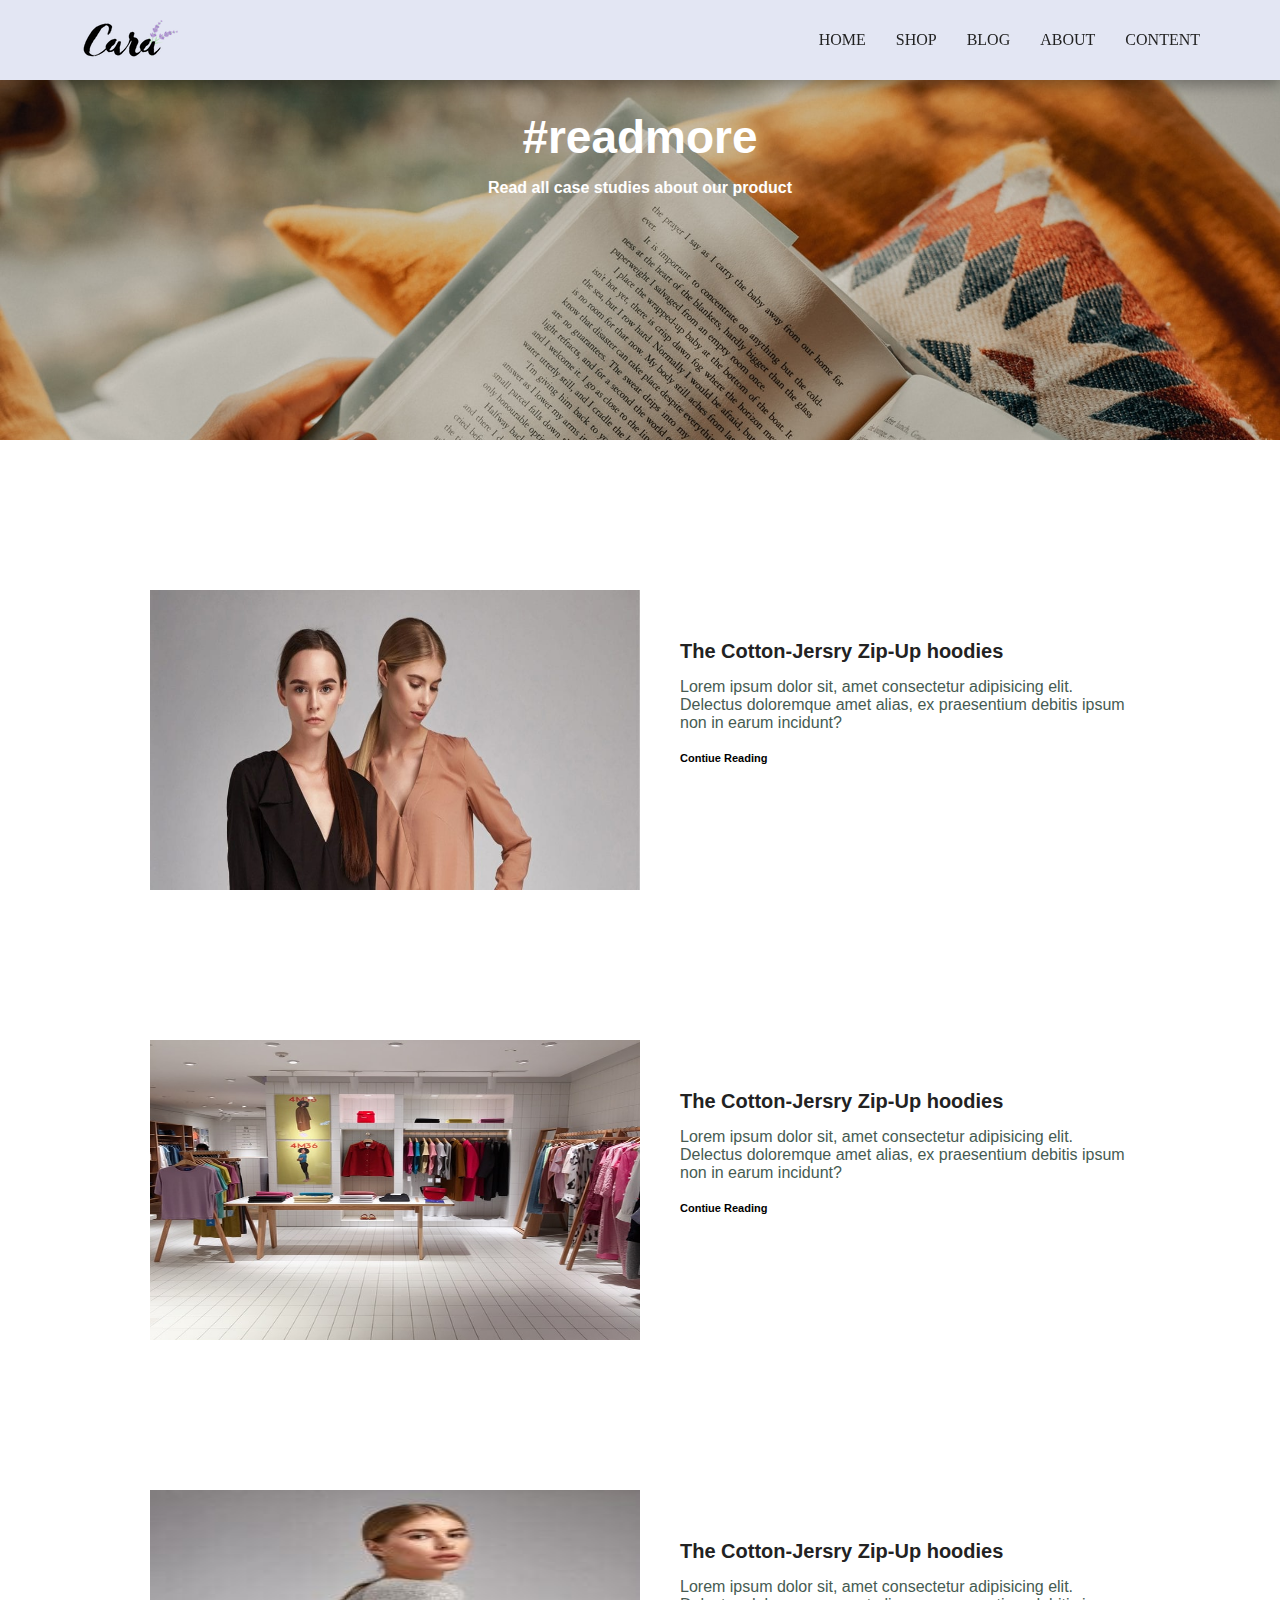
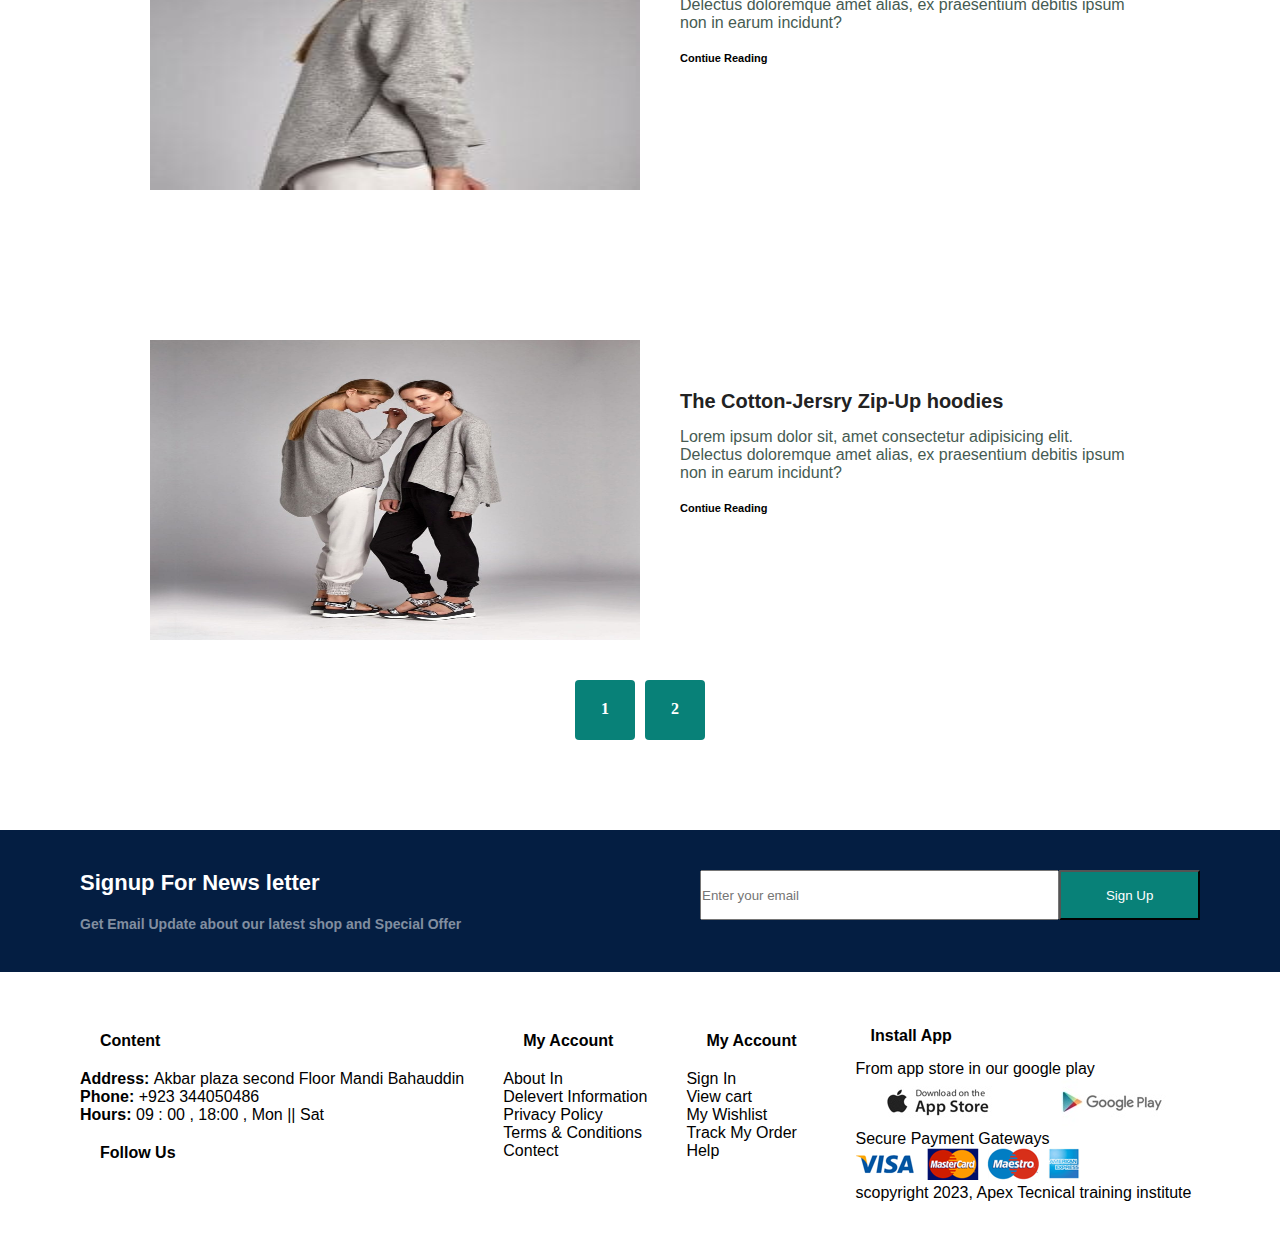
<file: blog.html>
<!DOCTYPE html>
<html lang="en">

<head>
    <meta charset="UTF-8">
    <meta name="viewport" content="width=device-width, initial-scale=1.0">
    <title>Document</title>
    <link rel="stylesheet" href="index.css">
</head>
<style>
    * {
        padding: 0;
        margin: 0;
        box-sizing: border-box;
    }

    .main-header {
        box-shadow: rgba(0, 0, 0, 0.35) 0px 5px 15px;
        position: fixed;
        width: 100%;
        background-color: #e3e6f3;
        display: flex;
        justify-content: space-between;
        align-items: center;
        padding: 20px 80px;
        position: fixed;
        top: 0;
    }

    .tag {
        display: flex;
        gap: 30px;
    }

    .img-container {
        background: url('./img/banner/b19.jpg');
        background-size: cover;
        height: 40vh;
        margin-top: 80px;
        color: #e3e6f3;
        text-align: center;
        font-weight: bold;
    }
</style>


<body>
    <header>
        <div class="main-header">
            <img src="./img/logo.png" />
            <div class="tag">
                <a href="./index.html">HOME</a>
                <a href="./shop.html">SHOP</a>
                <a href="./blog.html">BLOG</a>
                <a href="./about.html">ABOUT</a>
                <a href="./content.html">CONTENT</a>
            </div>
        </div>

    </header>

    <section>
        <div class="img-container">
            <div style="font-family: 'Spartan', sans-serif;">
                <h2 style="font-size: 46px; color: white;
        line-height: 54px; padding-top:30px;">#readmore</h2>
                <p style="font-size: 16px;
        color: white;
        margin: 15px 0 20px 0;">Read all case studies about our product</p>
            </div>
        </div>
    </section>

     <section> 
        <div class="blog-box">
            <div class="blog-img">
                <img src="./img/blog/b2.jpg" style="height: 100%; width: 100%;" />
            </div>
            <div class="blog-text">
                <h4 style="font-size: 20px;
        color: #222;">The Cotton-Jersry Zip-Up hoodies</h4>
                <p style="font-size: 16px;
        color: #465b52;
        margin: 15px 0 20px 0;">Lorem ipsum dolor sit, amet consectetur adipisicing elit. Delectus doloremque amet
                    alias, ex praesentium debitis ipsum non in earum incidunt?</p>
                <h4 style="font-size: 11px;">Contiue Reading</h4>
            </div>

        </div>
    </section>

    <section>
        <div class="blog-box">
            <div class="blog-img">
             <img src="./img/blog/b3.jpg" style="height: 100%; width: 100%;" />
            </div>
            <div class="blog-text">
                <h4 style="font-size: 20px;
                color: #222;">The Cotton-Jersry Zip-Up hoodies</h4>
                <p style="font-size: 16px;
                color: #465b52;
                margin: 15px 0 20px 0;">Lorem ipsum dolor sit, amet consectetur adipisicing elit. Delectus doloremque amet
                alias, ex praesentium debitis ipsum non in earum incidunt?</p>
                <h4 style="font-size: 11px;">Contiue Reading</h4>
            </div>

        </div>
    </section> 
    <section> 
        <div class="blog-box">
            <div class="blog-img">
                <img src="./img/blog/b5.jpg" style="height: 100%; width: 100%;" />
            </div>
            <div class="blog-text">
                <h4 style="font-size: 20px;
                color: #222;">The Cotton-Jersry Zip-Up hoodies</h4>
                <p style="font-size: 16px;
                color: #465b52;
                margin: 15px 0 20px 0;">Lorem ipsum dolor sit, amet consectetur adipisicing elit. Delectus doloremque amet
                alias, ex praesentium debitis ipsum non in earum incidunt?</p>
                <h4 style="font-size: 11px;">Contiue Reading</h4>
            </div>

        </div>
    </section>
     <section> 
        <div class="blog-box">
            <div class="blog-img">
                <img src="./img/blog/b4.jpg" style="height: 100%; width: 100%;" />
            </div>
            <div class="blog-text ">
                <h4 style="font-size: 20px;
                color: #222;">The Cotton-Jersry Zip-Up hoodies</h4>
                <p style="font-size: 16px;
                color: #465b52;
                margin: 15px 0 20px 0;">Lorem ipsum dolor sit, amet consectetur adipisicing elit. Delectus doloremque amet
                alias, ex praesentium debitis ipsum non in earum incidunt?</p>
                <h4 style="font-size: 11px;">Contiue Reading</h4>
            </div>

        </div>
    </section>
    
     <section>
    <div style="display: flex; justify-content: center; gap:10px; padding: 40px 0 40px 0;">
        <div style=" color: white; border-radius: 4px; background-color: #088178;  width: 60px;
        height: 60px; text-align: center; padding-top: 20px; font-weight: 600;"> 1</div>

        <div style="   color: white; border-radius: 4px;  background-color: #088178; width: 60px;
         height: 60px; text-align: center; padding-top: 20px; font-weight: 600;"> 2</div>
   
     </div>
    </section>

    <section>

        <div class="blue-container">
        
            <div style="font-family: 'Spartan', sans-serif;">
        
                <p style="color: white; font-size: 22px; font-weight: 700; padding-bottom: 10px;">Signup For News letter</p>
                <p style="color: #818ea0; font-size: 14px; font-weight: 600; padding-top: 10px; ">Get Email Update about our latest shop and Special Offer</p>
            </div>
        
            <div style="display: flex; width: clamp(300px, 100%,500px);">
                <input placeholder="Enter your email" style="height: 50px; flex-grow: 8;" />
                <button style="height: 50px; background-color: #088178; color: #fff; flex-grow: 4; flex-shrink: 0;"> Sign Up</button>
            </div>
        </div>
     </section>

     <section>
        <div class="end-container">
            <div>
                <h4 style="padding: 20px;">Content</h4>
                <p><strong> Address: </strong> Akbar plaza second Floor Mandi Bahauddin </p>
                <p><strong> Phone: </strong> +923 344050486</p>
                <p><strong> Hours: </strong>09 : 00 , 18:00 , Mon || Sat</p>
        
                <h4 style="padding: 20px;">Follow Us</h4>
                <i class="fab fa-facebook-f"></i>
                <i class="fab fa-twitter"></i>
                <i class="fab fa-instagram"></i>
                <i class="fab fa-linkedin"></i>
                <i class="fab fa-youtube"></i>
            </div>
        
            <div>
                <h4 style="padding: 20px;">My Account</h4>
                <p>About In</p>
                <p>Delevert Information</p>
                <p>Privacy Policy</p>
                <p>Terms & Conditions</p>
                <p>Contect</p>
            </div>
        
            <div>
                <h4 style="padding: 20px;">My Account</h4>
                <p>Sign In</p>
                <p>View cart</p>
                <p>My Wishlist</p>
                <p>Track My Order </p>
                <p>Help</p>
            </div>
        
            <div>
                <h4 style="padding: 15px;">Install App</h4>
                <p>From app store in our google play</p>
                <img src="./img/pay/app.jpg">
                <img src="./img/pay/play.jpg">
                <p>Secure Payment Gateways</p>
                <img src="./img/pay/pay.png">
        
                <p>scopyright 2023, Apex Tecnical training institute</p>
            </div>
        
        </div>
        
    </section>
</body>

</html>
</file>
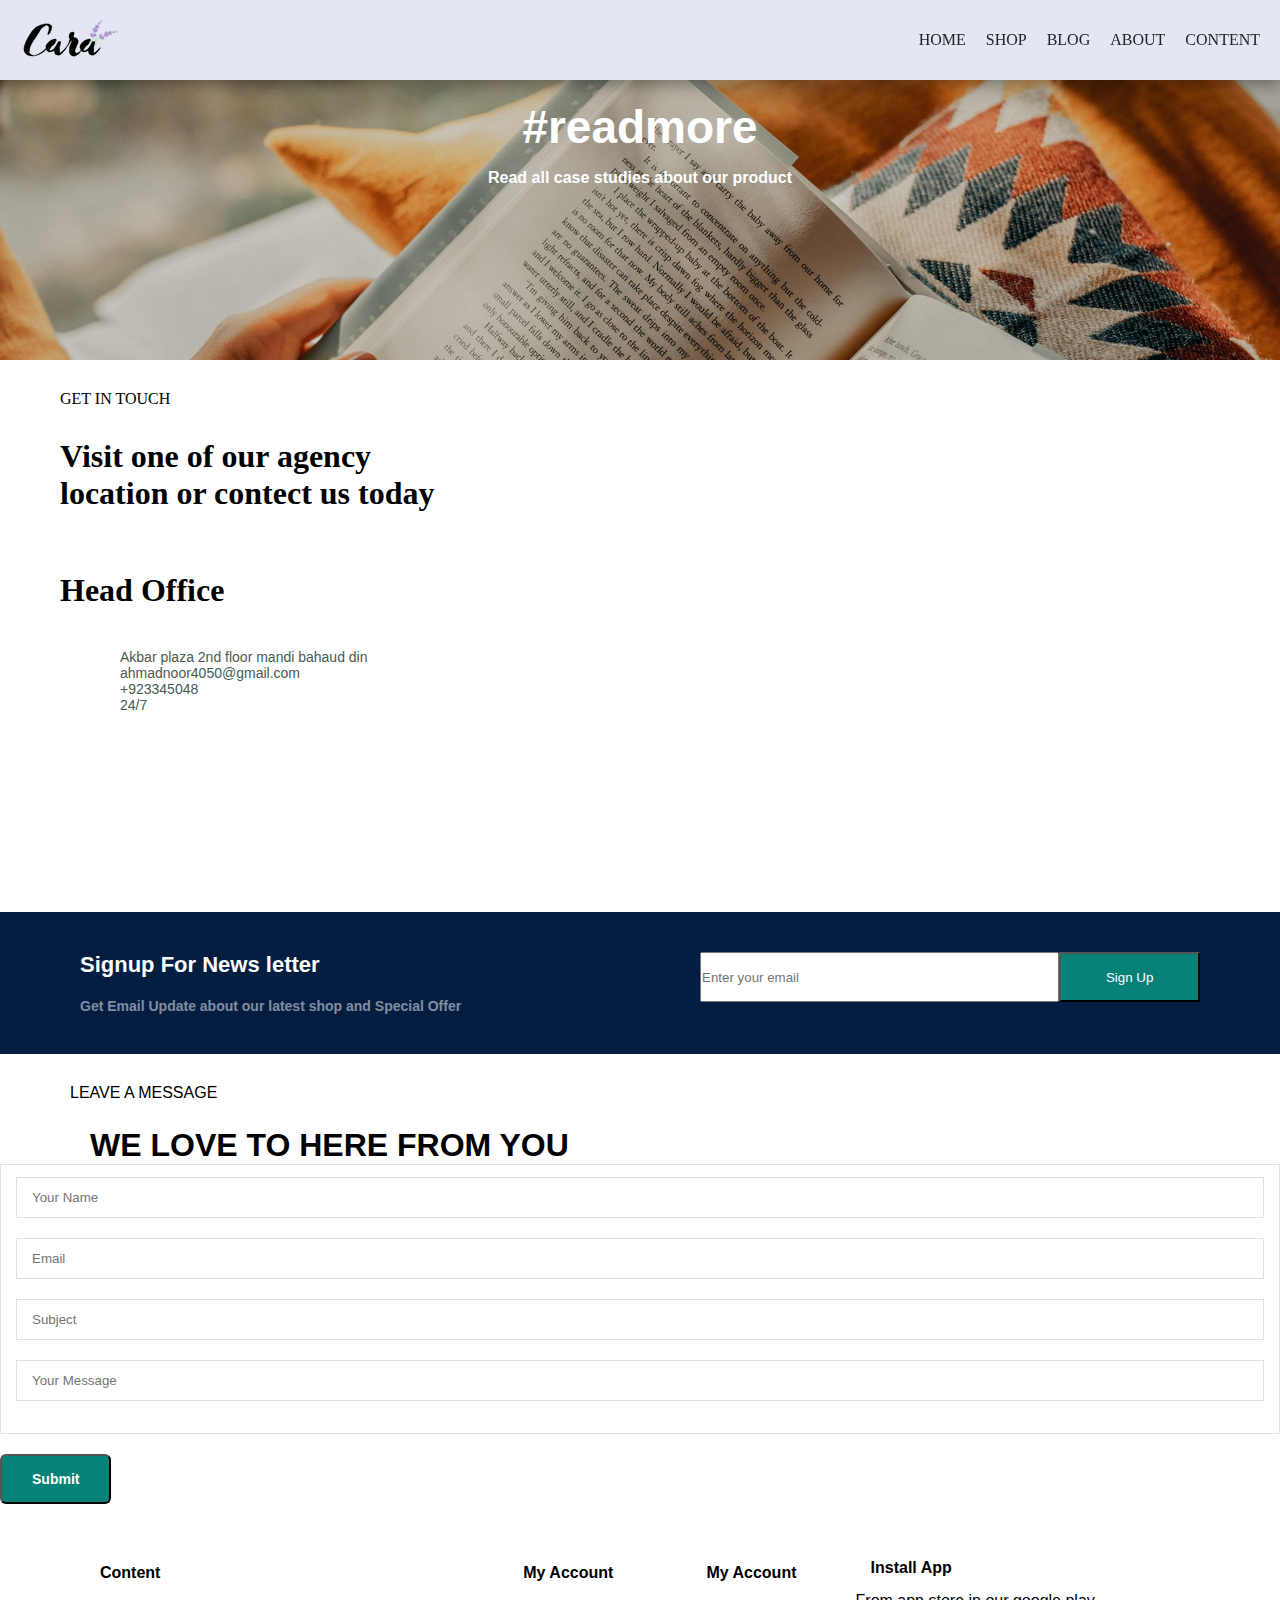
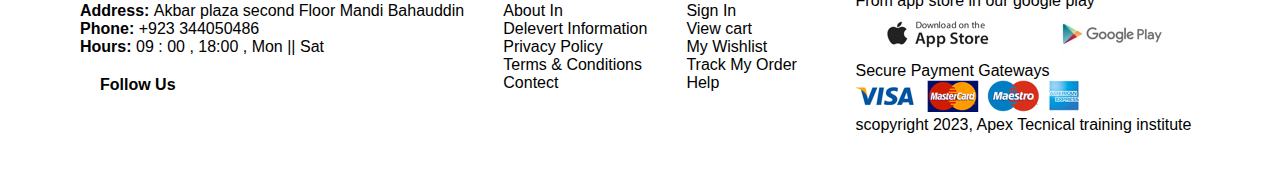
<file: content.html>
<!DOCTYPE html>
<html lang="en">
<head>
    <meta charset="UTF-8">
    <meta name="viewport" content="width=device-width, initial-scale=1.0">
    <title>Document</title>
    <link rel="stylesheet" href="./index.css">
</head>
<style>
    *{
        padding: 0;
        margin: 0;
        box-sizing: border-box;
    }
       


          .img-container{
              background: url('./img/banner/b19.jpg');
              background-size: cover;
              height: 40vh;
              color: #e3e6f3;
              text-align: center;
              font-weight: bold;
              padding-top: 70px;        
       } 
</style>
<body>
    <header>
        <div class="main-header  arrival-container">
        <img src="./img/logo.png"/>
        <div class="tag">
        <a href="./index.html">HOME</a>
        <a href="./shop.html">SHOP</a>
        <a href="./blog.html">BLOG</a>
        <a href="./about.html">ABOUT</a>
        <a href="./content.html">CONTENT</a>
      </div>
     
        </div> 
     </header>
     <section>
        <section>
            <div class="img-container" >
    
               <div style="font-family: 'Spartan', sans-serif;">
                <h2 style="font-size: 46px; color: white;
                line-height: 54px; padding-top:30px;">#readmore</h2>
                <p style="font-size: 16px;
                color: white;
                margin: 15px 0 20px 0;">Read all case studies about our product</p>
              </div>
         </div>
         </section>
     <section>
        <p style="padding-top: 30px; padding-left: 60px;">GET IN TOUCH</p>
        <div style="display: flex; justify-content: space-between; flex-wrap: wrap; gap:10px"> 
            <div style="padding-left: 60px; padding-top: 30px;">
                <h1>Visit one of our agency</h1>
                <h1>location or contect us today</h1>
                <h1 style="padding-top: 60px;"> Head Office</h1>
                <div style="font-size: 14px; color: #465b52; font-family: 'Spartan', sans-serif; padding-left: 60px; padding-top: 40px;">
                    <p> Akbar plaza 2nd floor mandi bahaud din</p>
                    <p> ahmadnoor4050@gmail.com</p>
                    <p> +923345048</p>
                    <p> 24/7</p>
                </div>
            </div>
             
              <div class="map-area">
                <iframe src="https://www.google.com/maps/embed?pb=!1m18!1m12!1m3!1d53794.81819093614!2d73.4827255!3d32.57482635!2m3!1f0!2f0!3f0!3m2!1i1024!2i768!4f13.1!3m3!1m2!1s0x391f7d7e2a72f7b9%3A0x9c68d61fb05fec93!2sMandi%20Bahauddin%2C%20Punjab!5e0!3m2!1sen!2s!4v1705616274347!5m2!1sen!2s" width="600" height="450" style="border:0;" allowfullscreen="" loading="lazy" referrerpolicy="no-referrer-when-downgrade"></iframe>
              </div>
        </div>
     </section>

     <div class="blue-container">
                
        <div style="font-family: 'Spartan', sans-serif;">
    
            <p style="color: white; font-size: 22px; font-weight: 700; padding-bottom: 10px;">Signup For News letter</p>
            <p style="color: #818ea0; font-size: 14px; font-weight: 600; padding-top: 10px; ">Get Email Update about our latest shop and Special Offer</p>
        </div>
    
        <div style="display: flex; width: clamp(300px, 100%,500px);">
            <input placeholder="Enter your email" style="height: 50px; flex-grow: 8;" />
            <button style="height: 50px; background-color: #088178; color: #fff; flex-grow: 4; flex-shrink: 0;"> Sign Up</button>
        </div>
    </div>
 </section>
         <section>
            <div style="font-family: 'Spartan', sans-serif;">
                <div style="padding-left: 70px; padding-top: 30px;">
                    <p>LEAVE A MESSAGE</p>
                </div>
                <div style="padding-left: 90px; padding-top: 25px;">
                    <h1>WE LOVE TO HERE FROM YOU</h1>
                </div>
                <div></div>
            </div>
         </section>
            <section>
                <div style="font-family:'Spartan', sans-serif; width: 100%;
                  padding: 12px 15px; outline: none;  margin-bottom: 20px;  border: 1px solid #e1e1e1;">
                  <input type="text" placeholder="Your Name" style="    width: 100%;
                  padding: 12px 15px; outline: none;  margin-bottom: 20px;   border: 1px solid #e1e1e1;"><br>
                  <input type="text" placeholder="Email" style="    width: 100%;
                  padding: 12px 15px; outline: none; margin-bottom: 20px; border: 1px solid #e1e1e1;"><br>
                  <input type="text" placeholder="Subject" style="    width: 100%;
                  padding: 12px 15px; outline: none; margin-bottom: 20px;  border: 1px solid #e1e1e1;"><br>
                  <input type="text" placeholder="Your Message" style="    width: 100%;
                  padding: 12px 15px;  outline: none;  margin-bottom: 20px; border: 1px solid #e1e1e1;"><br>
                </div>
                <button style=" background-color: #088178; color: #fff; font-size: 14px; font-weight: 600;  padding: 15px 30px; border-radius: 6px;"> Submit</button>
                
            </section>

            <section>
                <div class="end-container">
                    <div>
                        <h4 style="padding: 20px;">Content</h4>
                        <p><strong> Address: </strong> Akbar plaza second Floor Mandi Bahauddin </p>
                        <p><strong> Phone: </strong> +923 344050486</p>
                        <p><strong> Hours: </strong>09 : 00 , 18:00 , Mon || Sat</p>
                
                        <h4 style="padding: 20px;">Follow Us</h4>
                        <i class="fab fa-facebook-f"></i>
                        <i class="fab fa-twitter"></i>
                        <i class="fab fa-instagram"></i>
                        <i class="fab fa-linkedin"></i>
                        <i class="fab fa-youtube"></i>
                    </div>
                
                    <div>
                        <h4 style="padding: 20px;">My Account</h4>
                        <p>About In</p>
                        <p>Delevert Information</p>
                        <p>Privacy Policy</p>
                        <p>Terms & Conditions</p>
                        <p>Contect</p>
                    </div>
                
                    <div>
                        <h4 style="padding: 20px;">My Account</h4>
                        <p>Sign In</p>
                        <p>View cart</p>
                        <p>My Wishlist</p>
                        <p>Track My Order </p>
                        <p>Help</p>
                    </div>
                
                    <div>
                        <h4 style="padding: 15px;">Install App</h4>
                        <p>From app store in our google play</p>
                        <img src="./img/pay/app.jpg">
                        <img src="./img/pay/play.jpg">
                        <p>Secure Payment Gateways</p>
                        <img src="./img/pay/pay.png">
                
                        <p>scopyright 2023, Apex Tecnical training institute</p>
                    </div>
                
                </div>
                
            </section>
</body>
</html>
</file>
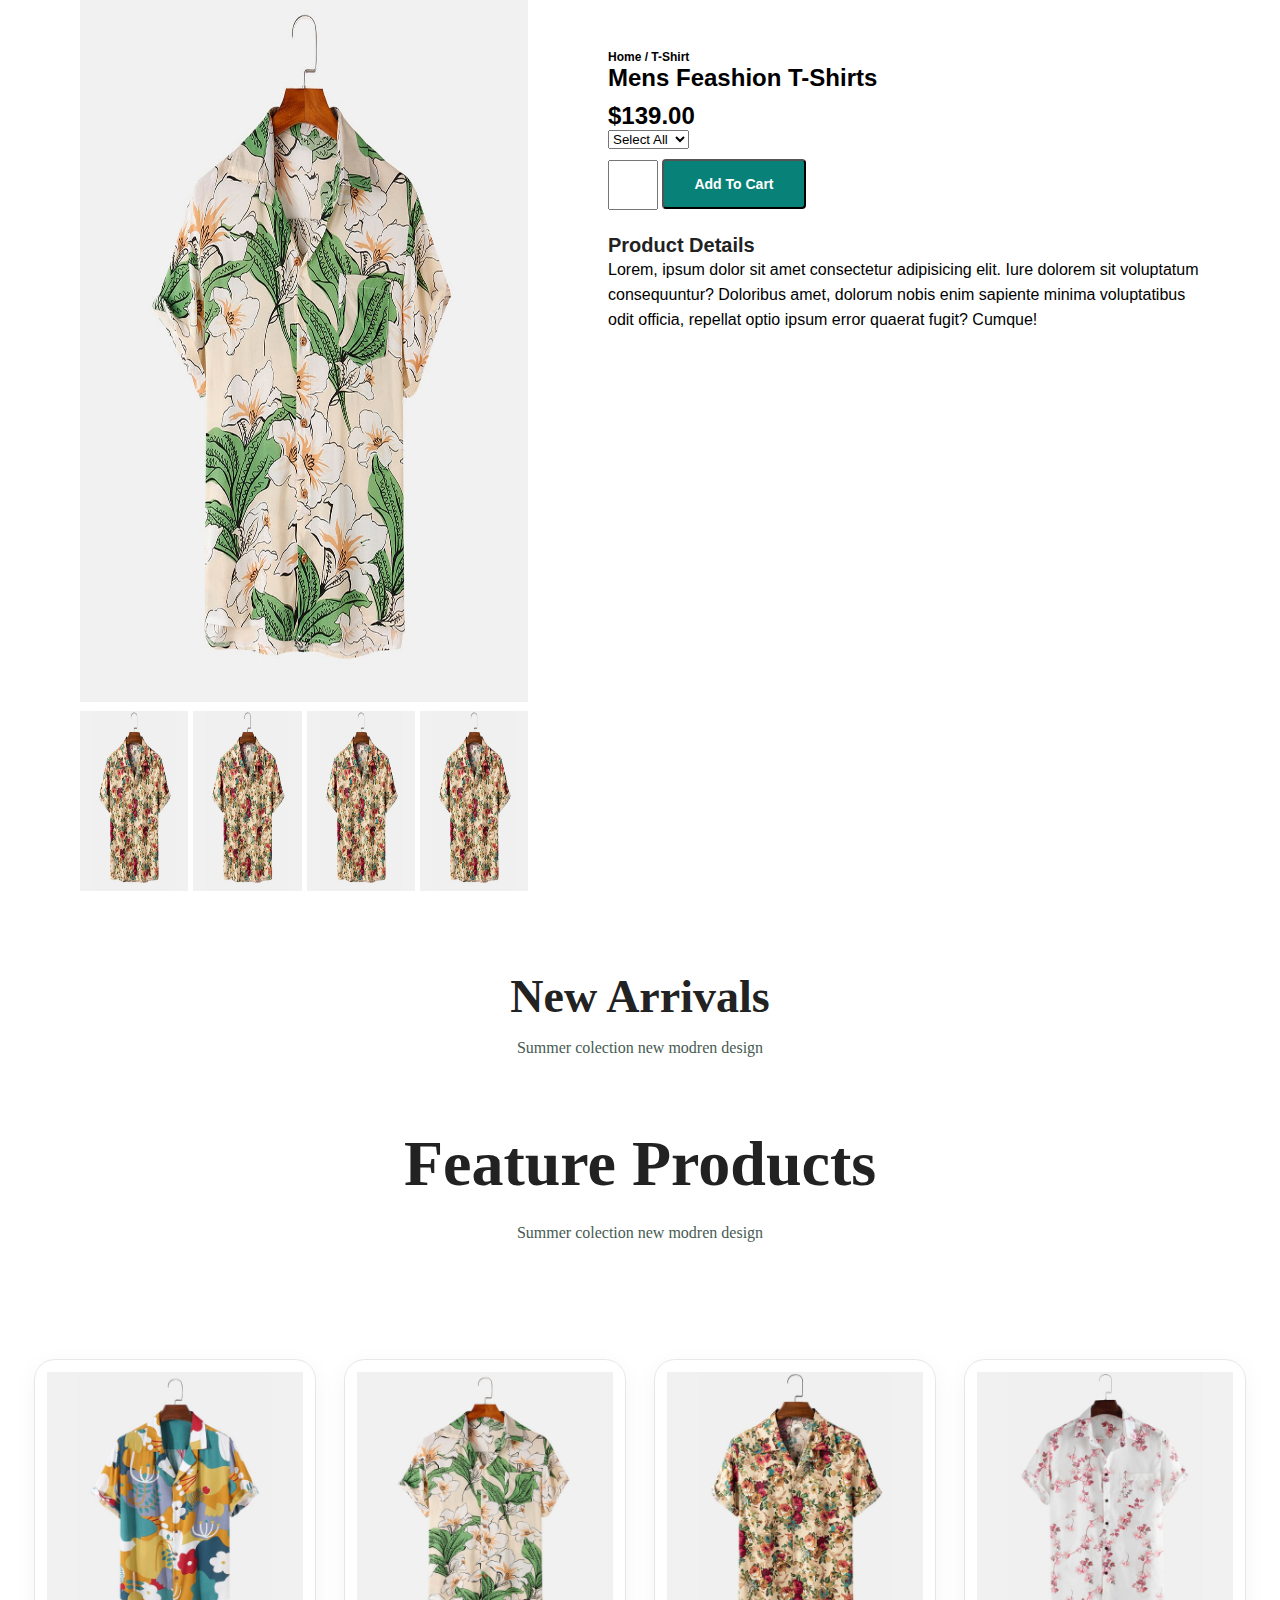
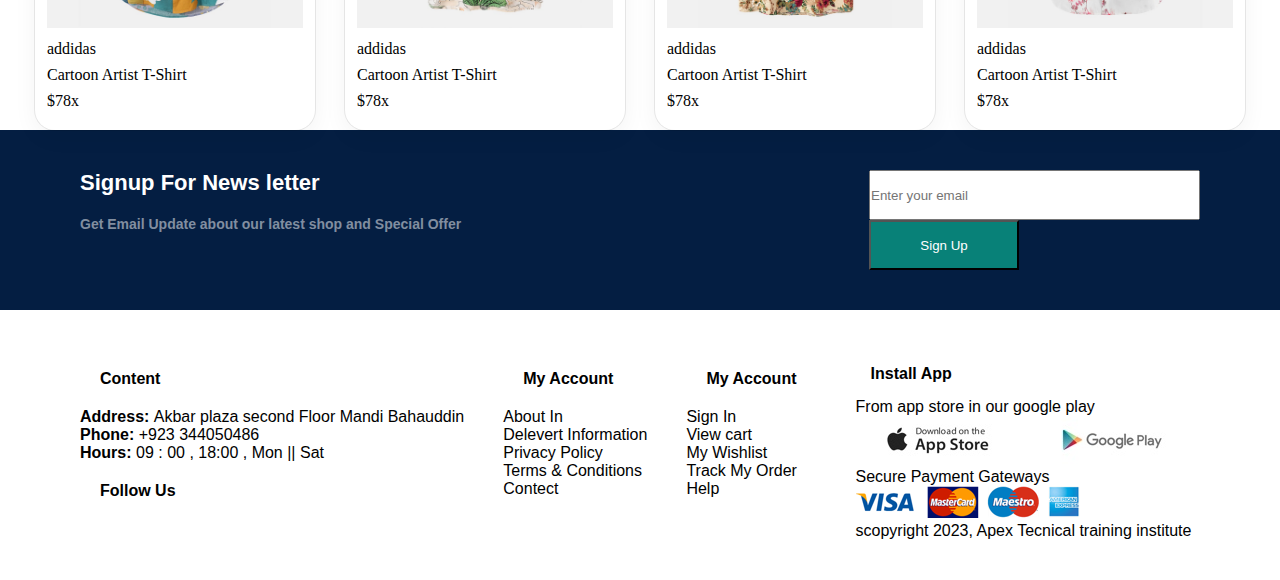
<file: fashion.html>
<!DOCTYPE html>
<html lang="en">
<head>
    <meta charset="UTF-8">
    <meta name="viewport" content="width=device-width, initial-scale=1.0">
    <title>Document</title>
    <link rel="stylesheet" href="./styles.css" />

</head>
 <body>



<div style=" height: 100vh; width: 100%; display: flex; padding: 0px 80px; overflow: hidden; ">



  <div style= "height: 100vh; width: 40%;">
   <div style="height: 78vh; width: 100%; overflow: hidden; ">
    <img src="./img/products/f2.jpg" style="height: 100%; width: 100%;"/>
 </div>

 <div style="height: 20%; width: 100%; overflow: hidden; margin-top: 2%; display: flex; justify-content: space-between; gap:5px"> 
   
    <div style="height: 100%; width: 25%;">
        <img src="./img/products/f3.jpg" style="height: 100%; width: 100%;"/>
     </div>

     <div style="height: 100%; width: 25%;">
      <img src="./img/products/f3.jpg" style="height: 100%; width: 100%;"/>
   </div>
    
 <div style="height: 100%; width: 25%;">
        <img src="./img/products/f3.jpg" style="height: 100%; width: 100%;"/>
     </div>
    
     <div style="height: 100%; width: 25%;">
      <img src="./img/products/f3.jpg" style="height: 100%; width: 100%;"/>
   </div>

 </div>
</div> 

  <div  style= "height: 100vh; width: 60%; padding-left: 80px; font-family: 'Spartan', sans-serif; padding-top: 50px;  "> 
    <h4 style="font-size: 12px; font-weight: 700;">Home / T-Shirt</h4>
    <h2>Mens Feashion T-Shirts</h2>
    <h2 style="padding-top: 10px;">$139.00</h2>

<select name="cars" id="cars">
  <option value="volvo" style="padding: 5px 10px; margin-bottom: 10px;">Select All</option>
  <option value="saab">Saab</option>
  <option value="mercedes">Mercedes</option>
  <option value="audi">Audi</option>
</select><br>
<div style="padding-top: 10px; padding-bottom: 10px;">
  <input type="number" style="width: 50px; height: 50px;"/>
  <button style="font-size: 14px; font-weight: 600;cursor: pointer; padding:15px 30px; border-radius:4px; background-color: #088178;
  color: white; margin-bottom: 15px;">Add To Cart</button>
</div>
<h2 style="
font-size: 20px;
color: #222;">Product Details</h2>
<p style="    margin: 0;
padding: 0;
box-sizing: border-box;
font-family: 'Spartan', sans-serif; line-height: 25px;">Lorem, ipsum dolor sit amet consectetur adipisicing elit. Iure dolorem sit voluptatum consequuntur? Doloribus amet, dolorum nobis enim sapiente minima voluptatibus odit officia, repellat optio ipsum error quaerat fugit? Cumque!</p>
 <br>

 </div>
</div>

<section>
<div style="text-align: center; padding-top: 70px;">

  <h2 style="
    font-size: 46px;
    line-height: 54px;
    color: #222;">New Arrivals</h2>
  <p style="font-size: 16px;
  color: #465b52;
  margin: 15px 0 20px 0;">Summer colection new modren design</p>
</div>

</section>

<div style="text-align: center; padding: 60px; height: 30%; margin: 20px; line-height: 54px; color: #222; font-size: 32px;">
  <h1>Feature Products</h1>
  <p style=" font-size: 16px; color: #465b52; margin: 15px 0 20px 0;">Summer colection new modren design</p>
</div>
<div style="display: flex; gap: 30px; flex-wrap: wrap; justify-content: center  ;">
<div style="width: 280px; border-radius: 20px; height: auto; padding: 12px; overflow: hidden; background-color: white;box-shadow: rgba(0, 0, 0, 0.05) 0px 6px 24px 0px, rgba(0, 0, 0, 0.08) 0px 0px 0px 1px;">
  <img src="./img/products/f1.jpg" style="width: 100%;"/>
  <p style="margin: 8px 0;">addidas</p>
  <p style="margin: 8px 0;">Cartoon Artist T-Shirt</p>
  <i class="fa-solid fa-star"></i><i class="fa-solid fa-star"></i><i class="fa-solid fa-star"></i><i class="fa-solid fa-star"></i><i class="fa-solid fa-star"></i>
  <p style="margin: 8px 0;">$78x</p>
 
</div>
<div style="width: 280px; border-radius: 20px; height: auto; padding: 12px; overflow: hidden; background-color: white;box-shadow: rgba(0, 0, 0, 0.05) 0px 6px 24px 0px, rgba(0, 0, 0, 0.08) 0px 0px 0px 1px;">
  <img src="./img/products/f2.jpg" style="width: 100%;"/>
  <p style="margin: 8px 0;">addidas</p>
  <p style="margin: 8px 0;">Cartoon Artist T-Shirt</p>
  <i class="fa-solid fa-star"></i><i class="fa-solid fa-star"></i><i class="fa-solid fa-star"></i><i class="fa-solid fa-star"></i><i class="fa-solid fa-star"></i>
  <p style="margin: 8px 0;">$78x</p>
</div>
<div style="width: 280px; border-radius: 20px; height: auto; padding: 12px; overflow: hidden; background-color: white;box-shadow: rgba(0, 0, 0, 0.05) 0px 6px 24px 0px, rgba(0, 0, 0, 0.08) 0px 0px 0px 1px;">
  <img src="./img/products/f3.jpg" style="width: 100%;"/>
  <p style="margin: 8px 0;">addidas</p>
  <p style="margin: 8px 0;">Cartoon Artist T-Shirt</p>
  <i class="fa-solid fa-star"></i><i class="fa-solid fa-star"></i><i class="fa-solid fa-star"></i><i class="fa-solid fa-star"></i><i class="fa-solid fa-star"></i>
  <p style="margin: 8px 0;">$78x</p>
</div>
<div style="width: 280px; border-radius: 20px; height: auto; padding: 12px; overflow: hidden; background-color: white;box-shadow: rgba(0, 0, 0, 0.05) 0px 6px 24px 0px, rgba(0, 0, 0, 0.08) 0px 0px 0px 1px;">
  <img src="./img/products/f4.jpg" width="100%"/>
  <p style="margin: 8px 0;">addidas</p>
  <p style="margin: 8px 0;">Cartoon Artist T-Shirt</p>
  <i class="fa-solid fa-star"></i><i class="fa-solid fa-star"></i><i class="fa-solid fa-star"></i><i class="fa-solid fa-star"></i><i class="fa-solid fa-star"></i>
  <p style="margin: 8px 0;">$78x</p>
</div>
</div>
</div>

<section>

  <div style="background-color: #041e42; padding: 40px 80px; display: flex; justify-content: space-between; flex-wrap: wrap;">
  
      <div style="font-family: 'Spartan', sans-serif;">
  
          <p style="color: white; font-size: 22px; font-weight: 700; padding-bottom: 10px;">Signup For News letter</p>
          <p style="color: #818ea0; font-size: 14px; font-weight: 600; padding-top: 10px; ">Get Email Update about our latest shop and Special Offer</p>
      </div>
  
      <div style="display: flex; flex-wrap: wrap
      ;">
          <input placeholder="Enter your email" style="height: 50px; width: clamp(300px, 100%, 500px);" />
          <button style="height: 50px; background-color: #088178; color: #fff; width: 150px;"> Sign Up</button>
      </div>
  </div>
   </section>
   
  <section>
  <div style="  font-family: 'Spartan', sans-serif; display: flex; justify-content: space-between; overflow: hidden; padding: 40px 80px; flex-wrap: wrap;">
      <div>
          <h4 style="padding: 20px;">Content</h4>
          <p><strong> Address: </strong> Akbar plaza second Floor Mandi Bahauddin </p>
          <p><strong> Phone: </strong> +923 344050486</p>
          <p><strong> Hours: </strong>09 : 00 , 18:00 , Mon || Sat</p>
  
          <h4 style="padding: 20px;">Follow Us</h4>
          <i class="fab fa-facebook-f"></i>
          <i class="fab fa-twitter"></i>
          <i class="fab fa-instagram"></i>
          <i class="fab fa-linkedin"></i>
          <i class="fab fa-youtube"></i>
      </div>
  
      <div>
          <h4 style="padding: 20px;">My Account</h4>
          <p>About In</p>
          <p>Delevert Information</p>
          <p>Privacy Policy</p>
          <p>Terms & Conditions</p>
          <p>Contect</p>
      </div>
  
      <div>
          <h4 style="padding: 20px;">My Account</h4>
          <p>Sign In</p>
          <p>View cart</p>
          <p>My Wishlist</p>
          <p>Track My Order </p>
          <p>Help</p>
      </div>
  
      <div>
          <h4 style="padding: 15px;">Install App</h4>
          <p>From app store in our google play</p>
          <img src="./img/pay/app.jpg">
          <img src="./img/pay/play.jpg">
          <p>Secure Payment Gateways</p>
          <img src="./img/pay/pay.png">
  
          <p>scopyright 2023, Apex Tecnical training institute</p>
      </div>
  
  </div>
  
  </section>
</body>
</html>
</file>
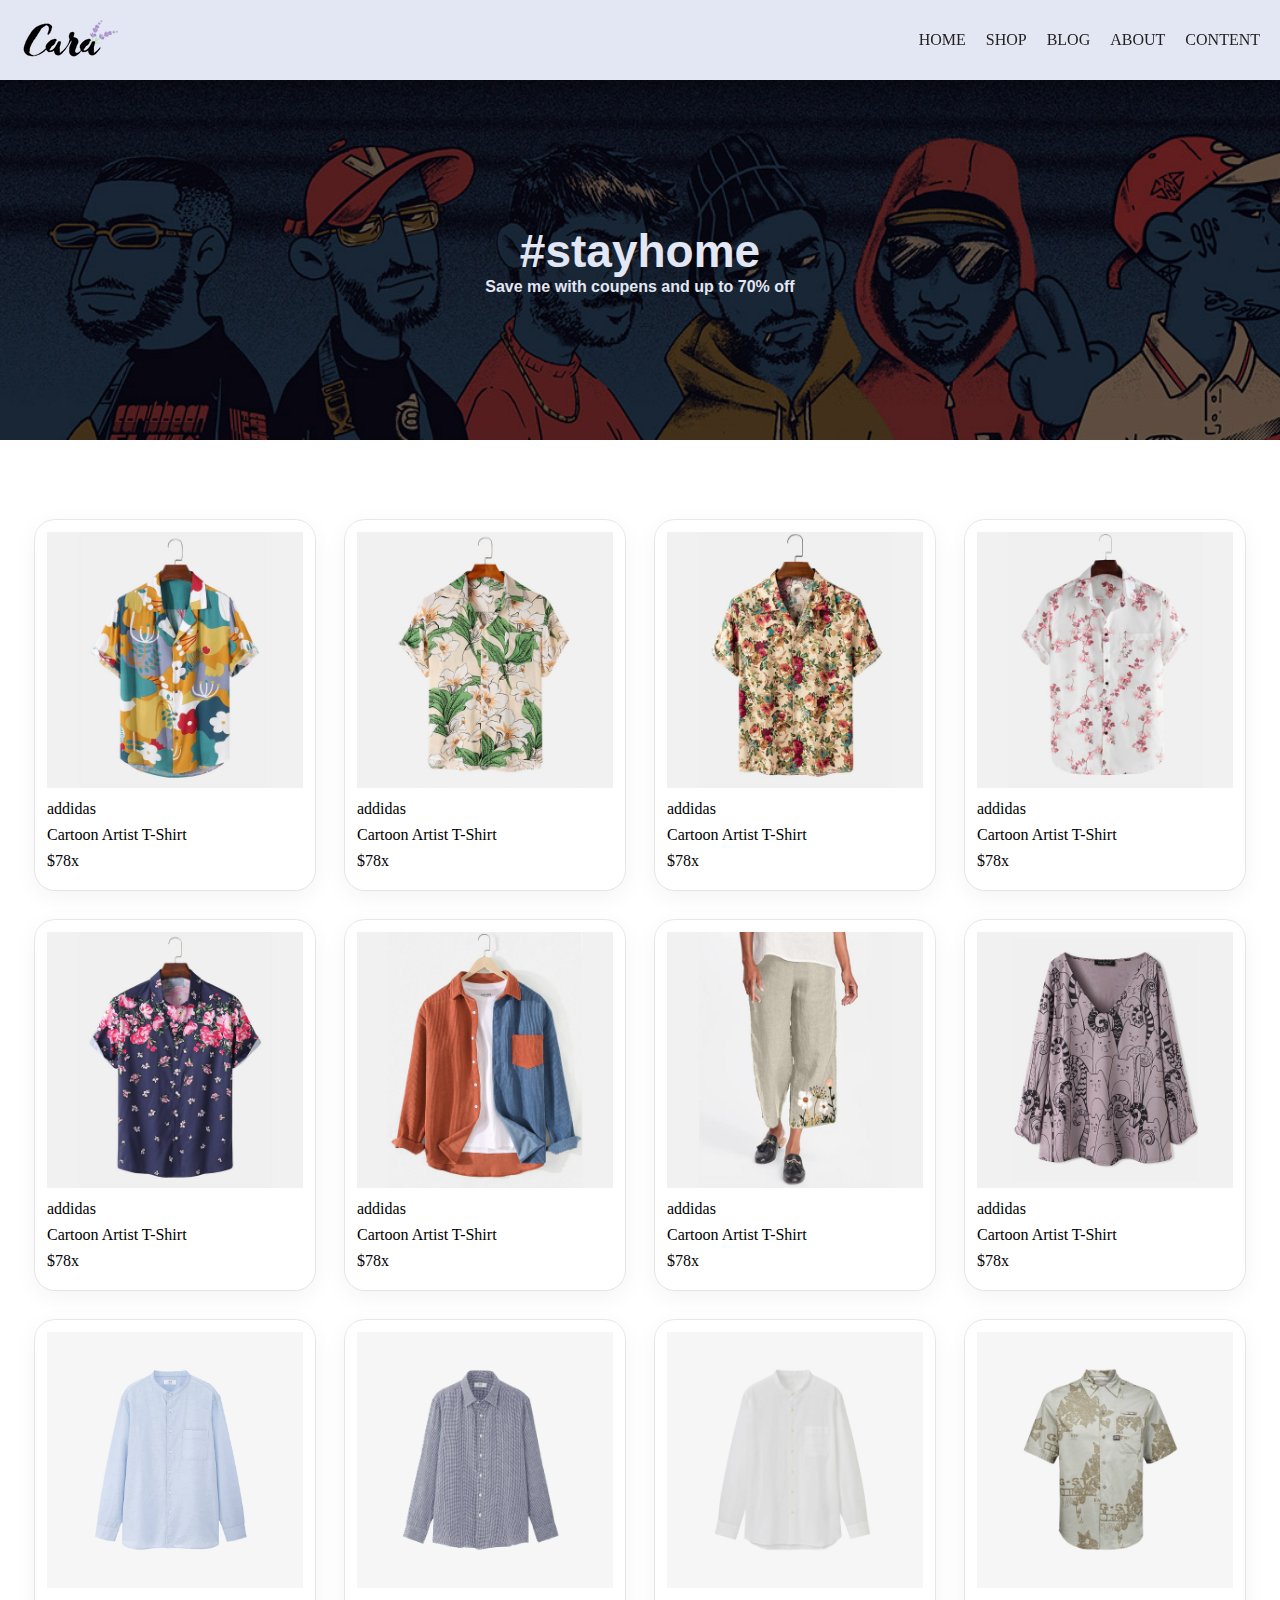
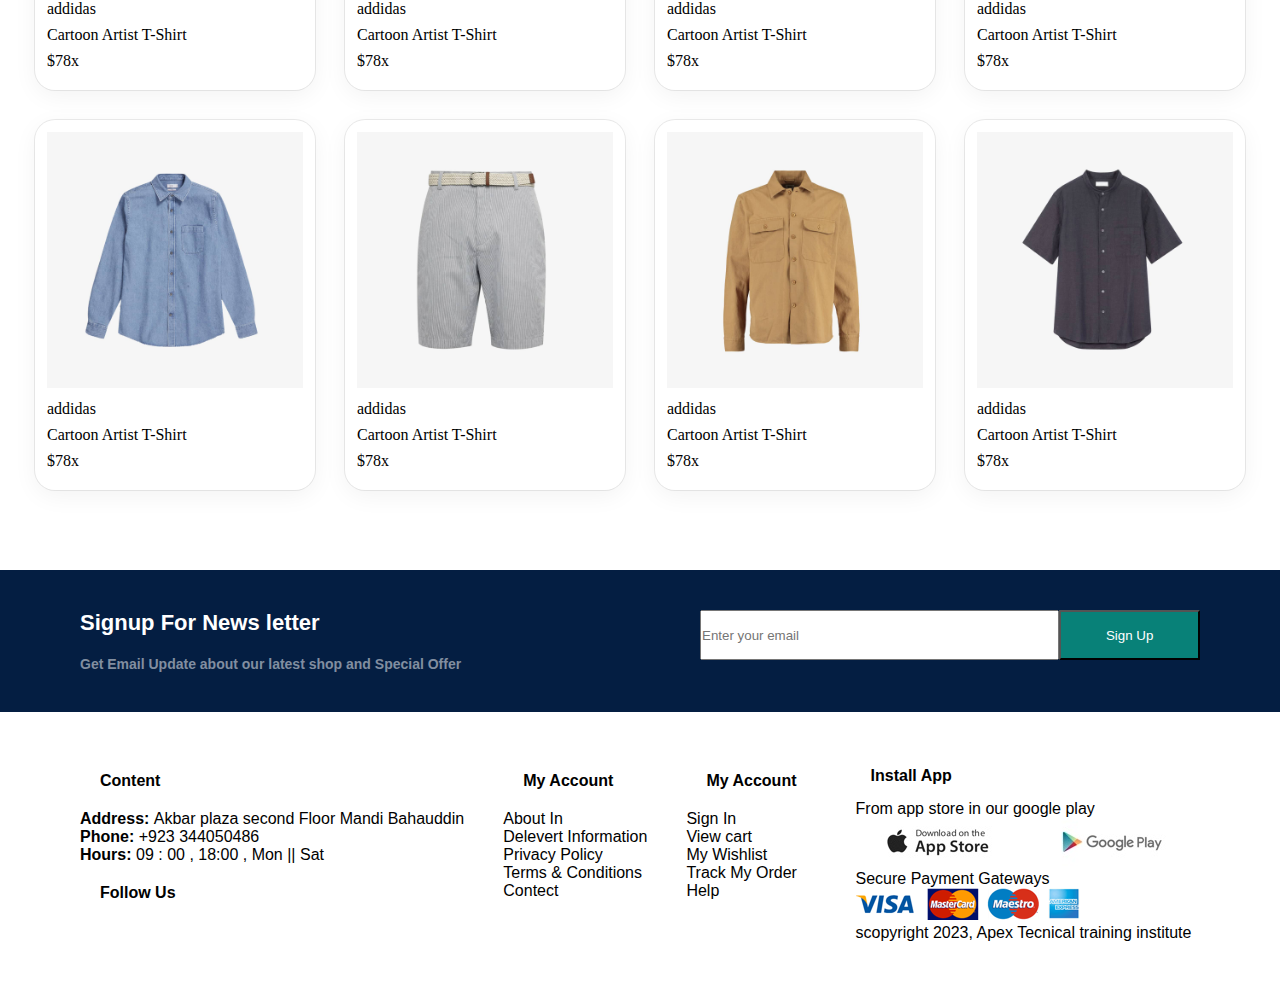
<file: shop.html>
<!DOCTYPE html>
<html lang="en">
<head>
    <meta charset="UTF-8">
    <meta name="viewport" content="width=device-width, initial-scale=1.0">
    <title>Document</title>
<link rel="stylesheet" href="./styles.css" />
<link rel="stylesheet" href="./index.css" />
<style>
    *{
        padding: 0;
        margin: 0;
        box-sizing: border-box;
    }   
</style>

</head>
<body>
    <header>
        <div class="main-header container-padding">
        <img src="./img/logo.png"/>
        <div class="tag">
            <a href="./index.html">HOME</a>
            <a href="./shop.html">SHOP</a>
            <a href="./blog.html">BLOG</a>
            <a href="./about.html">ABOUT</a>
            <a href="./content.html">CONTENT</a>
      </div>
        </div> 
     </header>


     <section>
        <div class="shop-container" style=" display: flex;flex-direction: column; justify-content: center; align-items: center;">
            <div style="font-family: 'Spartan', sans-serif;">           
              <h2 style="font-size: 46px; line-height: 54px;">#stayhome</h2>
              <p style="font-size: 16px;">Save me with coupens and up to 70% off</p>
           </div>
        </div>

        <section>
         
          <div style="display: flex; gap: 30px; flex-wrap: wrap; justify-content: center; margin: 80px 0" >
          <div style="width: 280px; border-radius: 20px; height: auto; padding: 12px; overflow: hidden; background-color: white;box-shadow: rgba(0, 0, 0, 0.05) 0px 6px 24px 0px, rgba(0, 0, 0, 0.08) 0px 0px 0px 1px;">
              <img src="./img/products/f1.jpg" style="width: 100%;"/>
              <p style="margin: 8px 0;">addidas</p>
              <p style="margin: 8px 0;">Cartoon Artist T-Shirt</p>
              <i class="fa-solid fa-star"></i><i class="fa-solid fa-star"></i><i class="fa-solid fa-star"></i><i class="fa-solid fa-star"></i><i class="fa-solid fa-star"></i>
              <p style="margin: 8px 0;">$78x</p>
             
          </div>
           <div style="width: 280px; border-radius: 20px; height: auto; padding: 12px; overflow: hidden; background-color: white;box-shadow: rgba(0, 0, 0, 0.05) 0px 6px 24px 0px, rgba(0, 0, 0, 0.08) 0px 0px 0px 1px;">
              <img src="./img/products/f2.jpg" style="width: 100%;"/>
              <p style="margin: 8px 0;">addidas</p>
              <p style="margin: 8px 0;">Cartoon Artist T-Shirt</p>
              <i class="fa-solid fa-star"></i><i class="fa-solid fa-star"></i><i class="fa-solid fa-star"></i><i class="fa-solid fa-star"></i><i class="fa-solid fa-star"></i>
              <p style="margin: 8px 0;">$78x</p>
          </div>
          <div style="width: 280px; border-radius: 20px; height: auto; padding: 12px; overflow: hidden; background-color: white;box-shadow: rgba(0, 0, 0, 0.05) 0px 6px 24px 0px, rgba(0, 0, 0, 0.08) 0px 0px 0px 1px;">
              <img src="./img/products/f3.jpg" style="width: 100%;"/>
              <p style="margin: 8px 0;">addidas</p>
              <p style="margin: 8px 0;">Cartoon Artist T-Shirt</p>
              <i class="fa-solid fa-star"></i><i class="fa-solid fa-star"></i><i class="fa-solid fa-star"></i><i class="fa-solid fa-star"></i><i class="fa-solid fa-star"></i>
              <p style="margin: 8px 0;">$78x</p>
          </div>
          <div style="width: 280px; border-radius: 20px; height: auto; padding: 12px; overflow: hidden; background-color: white;box-shadow: rgba(0, 0, 0, 0.05) 0px 6px 24px 0px, rgba(0, 0, 0, 0.08) 0px 0px 0px 1px;">
              <img src="./img/products/f4.jpg" width="100%"/>
              <p style="margin: 8px 0;">addidas</p>
              <p style="margin: 8px 0;">Cartoon Artist T-Shirt</p>
              <i class="fa-solid fa-star"></i><i class="fa-solid fa-star"></i><i class="fa-solid fa-star"></i><i class="fa-solid fa-star"></i><i class="fa-solid fa-star"></i>
              <p style="margin: 8px 0;">$78x</p>
          </div>
          <div  style="width: 280px; border-radius: 20px; height: auto; padding: 12px; overflow: hidden; background-color: white;box-shadow: rgba(0, 0, 0, 0.05) 0px 6px 24px 0px, rgba(0, 0, 0, 0.08) 0px 0px 0px 1px;">
              <img src="./img/products/f5.jpg" width="100%"/>
              <p style="margin: 8px 0;">addidas</p>
              <p style="margin: 8px 0;">Cartoon Artist T-Shirt</p>
              <i class="fa-solid fa-star"></i><i class="fa-solid fa-star"></i><i class="fa-solid fa-star"></i><i class="fa-solid fa-star"></i><i class="fa-solid fa-star"></i>
              <p style="margin: 8px 0;">$78x</p>
          </div>
          <div style="width: 280px; border-radius: 20px; height: auto; padding: 12px; overflow: hidden; background-color: white;box-shadow: rgba(0, 0, 0, 0.05) 0px 6px 24px 0px, rgba(0, 0, 0, 0.08) 0px 0px 0px 1px;">
              <img src="./img/products/f6.jpg" width="100%"/>
              <p style="margin: 8px 0;">addidas</p>
              <p style="margin: 8px 0;">Cartoon Artist T-Shirt</p>
              <i class="fa-solid fa-star"></i><i class="fa-solid fa-star"></i><i class="fa-solid fa-star"></i><i class="fa-solid fa-star"></i><i class="fa-solid fa-star"></i>
              <p style="margin: 8px 0;">$78x</p>
          </div>
          <div style="width: 280px; border-radius: 20px; height: auto; padding: 12px; overflow: hidden; background-color: white;box-shadow: rgba(0, 0, 0, 0.05) 0px 6px 24px 0px, rgba(0, 0, 0, 0.08) 0px 0px 0px 1px;">
              <img src="./img/products/f7.jpg" width="100%"/>
              <p style="margin: 8px 0;">addidas</p>
              <p style="margin: 8px 0;">Cartoon Artist T-Shirt</p>
              <i class="fa-solid fa-star"></i><i class="fa-solid fa-star"></i><i class="fa-solid fa-star"></i><i class="fa-solid fa-star"></i><i class="fa-solid fa-star"></i>
              <p style="margin: 8px 0;">$78x</p>
          </div>
          <div  style="width: 280px; border-radius: 20px; height: auto; padding: 12px; overflow: hidden; background-color: white;box-shadow: rgba(0, 0, 0, 0.05) 0px 6px 24px 0px, rgba(0, 0, 0, 0.08) 0px 0px 0px 1px;">
              <img src="./img/products/f8.jpg" width="100%"/>
              <p style="margin: 8px 0;">addidas</p>
              <p style="margin: 8px 0;">Cartoon Artist T-Shirt</p>
              <i class="fa-solid fa-star"></i><i class="fa-solid fa-star"></i><i class="fa-solid fa-star"></i><i class="fa-solid fa-star"></i><i class="fa-solid fa-star"></i>
              <p style="margin: 8px 0;">$78x</p>
          </div>
        
          <div style="width: 280px; border-radius: 20px; height: auto; padding: 12px; overflow: hidden; background-color: white;box-shadow: rgba(0, 0, 0, 0.05) 0px 6px 24px 0px, rgba(0, 0, 0, 0.08) 0px 0px 0px 1px;">
              <img src="./img/products/n1.jpg" style="width: 100%;"/>
              <p style="margin: 8px 0;">addidas</p>
              <p style="margin: 8px 0;">Cartoon Artist T-Shirt</p>
              <i class="fa-solid fa-star"></i><i class="fa-solid fa-star"></i><i class="fa-solid fa-star"></i><i class="fa-solid fa-star"></i><i class="fa-solid fa-star"></i>
              <p style="margin: 8px 0;">$78x</p>
             
          </div>
           <div style="width: 280px; border-radius: 20px; height: auto; padding: 12px; overflow: hidden; background-color: white;box-shadow: rgba(0, 0, 0, 0.05) 0px 6px 24px 0px, rgba(0, 0, 0, 0.08) 0px 0px 0px 1px;">
              <img src="./img/products/n2.jpg" style="width: 100%;"/>
              <p style="margin: 8px 0;">addidas</p>
              <p style="margin: 8px 0;">Cartoon Artist T-Shirt</p>
              <i class="fa-solid fa-star"></i><i class="fa-solid fa-star"></i><i class="fa-solid fa-star"></i><i class="fa-solid fa-star"></i><i class="fa-solid fa-star"></i>
              <p style="margin: 8px 0;">$78x</p>
          </div>
          <div style="width: 280px; border-radius: 20px; height: auto; padding: 12px; overflow: hidden; background-color: white;box-shadow: rgba(0, 0, 0, 0.05) 0px 6px 24px 0px, rgba(0, 0, 0, 0.08) 0px 0px 0px 1px;">
              <img src="./img/products/n3.jpg" style="width: 100%;"/>
              <p style="margin: 8px 0;">addidas</p>
              <p style="margin: 8px 0;">Cartoon Artist T-Shirt</p>
              <i class="fa-solid fa-star"></i><i class="fa-solid fa-star"></i><i class="fa-solid fa-star"></i><i class="fa-solid fa-star"></i><i class="fa-solid fa-star"></i>
              <p style="margin: 8px 0;">$78x</p>
          </div>
          <div style="width: 280px; border-radius: 20px; height: auto; padding: 12px; overflow: hidden; background-color: white;box-shadow: rgba(0, 0, 0, 0.05) 0px 6px 24px 0px, rgba(0, 0, 0, 0.08) 0px 0px 0px 1px;">
              <img src="./img/products/n4.jpg" width="100%"/>
              <p style="margin: 8px 0;">addidas</p>
              <p style="margin: 8px 0;">Cartoon Artist T-Shirt</p>
              <i class="fa-solid fa-star"></i><i class="fa-solid fa-star"></i><i class="fa-solid fa-star"></i><i class="fa-solid fa-star"></i><i class="fa-solid fa-star"></i>
              <p style="margin: 8px 0;">$78x</p>
          </div>
          <div  style="width: 280px; border-radius: 20px; height: auto; padding: 12px; overflow: hidden; background-color: white;box-shadow: rgba(0, 0, 0, 0.05) 0px 6px 24px 0px, rgba(0, 0, 0, 0.08) 0px 0px 0px 1px;">
              <img src="./img/products/n5.jpg" width="100%"/>
              <p style="margin: 8px 0;">addidas</p>
              <p style="margin: 8px 0;">Cartoon Artist T-Shirt</p>
              <i class="fa-solid fa-star"></i><i class="fa-solid fa-star"></i><i class="fa-solid fa-star"></i><i class="fa-solid fa-star"></i><i class="fa-solid fa-star"></i>
              <p style="margin: 8px 0;">$78x</p>
          </div>
          <div style="width: 280px; border-radius: 20px; height: auto; padding: 12px; overflow: hidden; background-color: white;box-shadow: rgba(0, 0, 0, 0.05) 0px 6px 24px 0px, rgba(0, 0, 0, 0.08) 0px 0px 0px 1px;">
              <img src="./img/products/n6.jpg" width="100%"/>
              <p style="margin: 8px 0;">addidas</p>
              <p style="margin: 8px 0;">Cartoon Artist T-Shirt</p>
              <i class="fa-solid fa-star"></i><i class="fa-solid fa-star"></i><i class="fa-solid fa-star"></i><i class="fa-solid fa-star"></i><i class="fa-solid fa-star"></i>
              <p style="margin: 8px 0;">$78x</p>
          </div>
          <div style="width: 280px; border-radius: 20px; height: auto; padding: 12px; overflow: hidden; background-color: white;box-shadow: rgba(0, 0, 0, 0.05) 0px 6px 24px 0px, rgba(0, 0, 0, 0.08) 0px 0px 0px 1px;">
              <img src="./img/products/n7.jpg" width="100%"/>
              <p style="margin: 8px 0;">addidas</p>
              <p style="margin: 8px 0;">Cartoon Artist T-Shirt</p>
              <i class="fa-solid fa-star"></i><i class="fa-solid fa-star"></i><i class="fa-solid fa-star"></i><i class="fa-solid fa-star"></i><i class="fa-solid fa-star"></i>
              <p style="margin: 8px 0;">$78x</p>
          </div>
          <div  style="width: 280px; border-radius: 20px; height: auto; padding: 12px; overflow: hidden; background-color: white;box-shadow: rgba(0, 0, 0, 0.05) 0px 6px 24px 0px, rgba(0, 0, 0, 0.08) 0px 0px 0px 1px;">
              <img src="./img/products/n8.jpg" width="100%"/>
              <p style="margin: 8px 0;">addidas</p>
              <p style="margin: 8px 0;">Cartoon Artist T-Shirt</p>
              <i class="fa-solid fa-star"></i><i class="fa-solid fa-star"></i><i class="fa-solid fa-star"></i><i class="fa-solid fa-star"></i><i class="fa-solid fa-star"></i>
              <p style="margin: 8px 0;">$78x</p>
          </div>
          
      </div>
    </section>
    <section>

        <div class="blue-container">
        
            <div style="font-family: 'Spartan', sans-serif;">
        
                <p style="color: white; font-size: 22px; font-weight: 700; padding-bottom: 10px;">Signup For News letter</p>
                <p style="color: #818ea0; font-size: 14px; font-weight: 600; padding-top: 10px; ">Get Email Update about our latest shop and Special Offer</p>
            </div>
        
            <div style="display: flex; width: clamp(300px, 100%,500px);">
                <input placeholder="Enter your email" style="height: 50px; flex-grow: 8;" />
                <button style="height: 50px; background-color: #088178; color: #fff; flex-grow: 4; flex-shrink: 0;"> Sign Up</button>
            </div>
        </div>
     </section>

         <section>
          <div class="end-container">
              <div>
                  <h4 style="padding: 20px;">Content</h4>
                  <p><strong> Address: </strong> Akbar plaza second Floor Mandi Bahauddin </p>
                  <p><strong> Phone: </strong> +923 344050486</p>
                  <p><strong> Hours: </strong>09 : 00 , 18:00 , Mon || Sat</p>
          
                  <h4 style="padding: 20px;">Follow Us</h4>
                  <i class="fab fa-facebook-f"></i>
                  <i class="fab fa-twitter"></i>
                  <i class="fab fa-instagram"></i>
                  <i class="fab fa-linkedin"></i>
                  <i class="fab fa-youtube"></i>
              </div>
          
              <div>
                  <h4 style="padding: 20px;">My Account</h4>
                  <p>About In</p>
                  <p>Delevert Information</p>
                  <p>Privacy Policy</p>
                  <p>Terms & Conditions</p>
                  <p>Contect</p>
              </div>
          
              <div>
                  <h4 style="padding: 20px;">My Account</h4>
                  <p>Sign In</p>
                  <p>View cart</p>
                  <p>My Wishlist</p>
                  <p>Track My Order </p>
                  <p>Help</p>
              </div>
          
              <div>
                  <h4 style="padding: 15px;">Install App</h4>
                  <p>From app store in our google play</p>
                  <img src="./img/pay/app.jpg">
                  <img src="./img/pay/play.jpg">
                  <p>Secure Payment Gateways</p>
                  <img src="./img/pay/pay.png">
          
                  <p>scopyright 2023, Apex Tecnical training institute</p>
              </div>
          
          </div>
          
          </section>
</body>
</html>
</file>
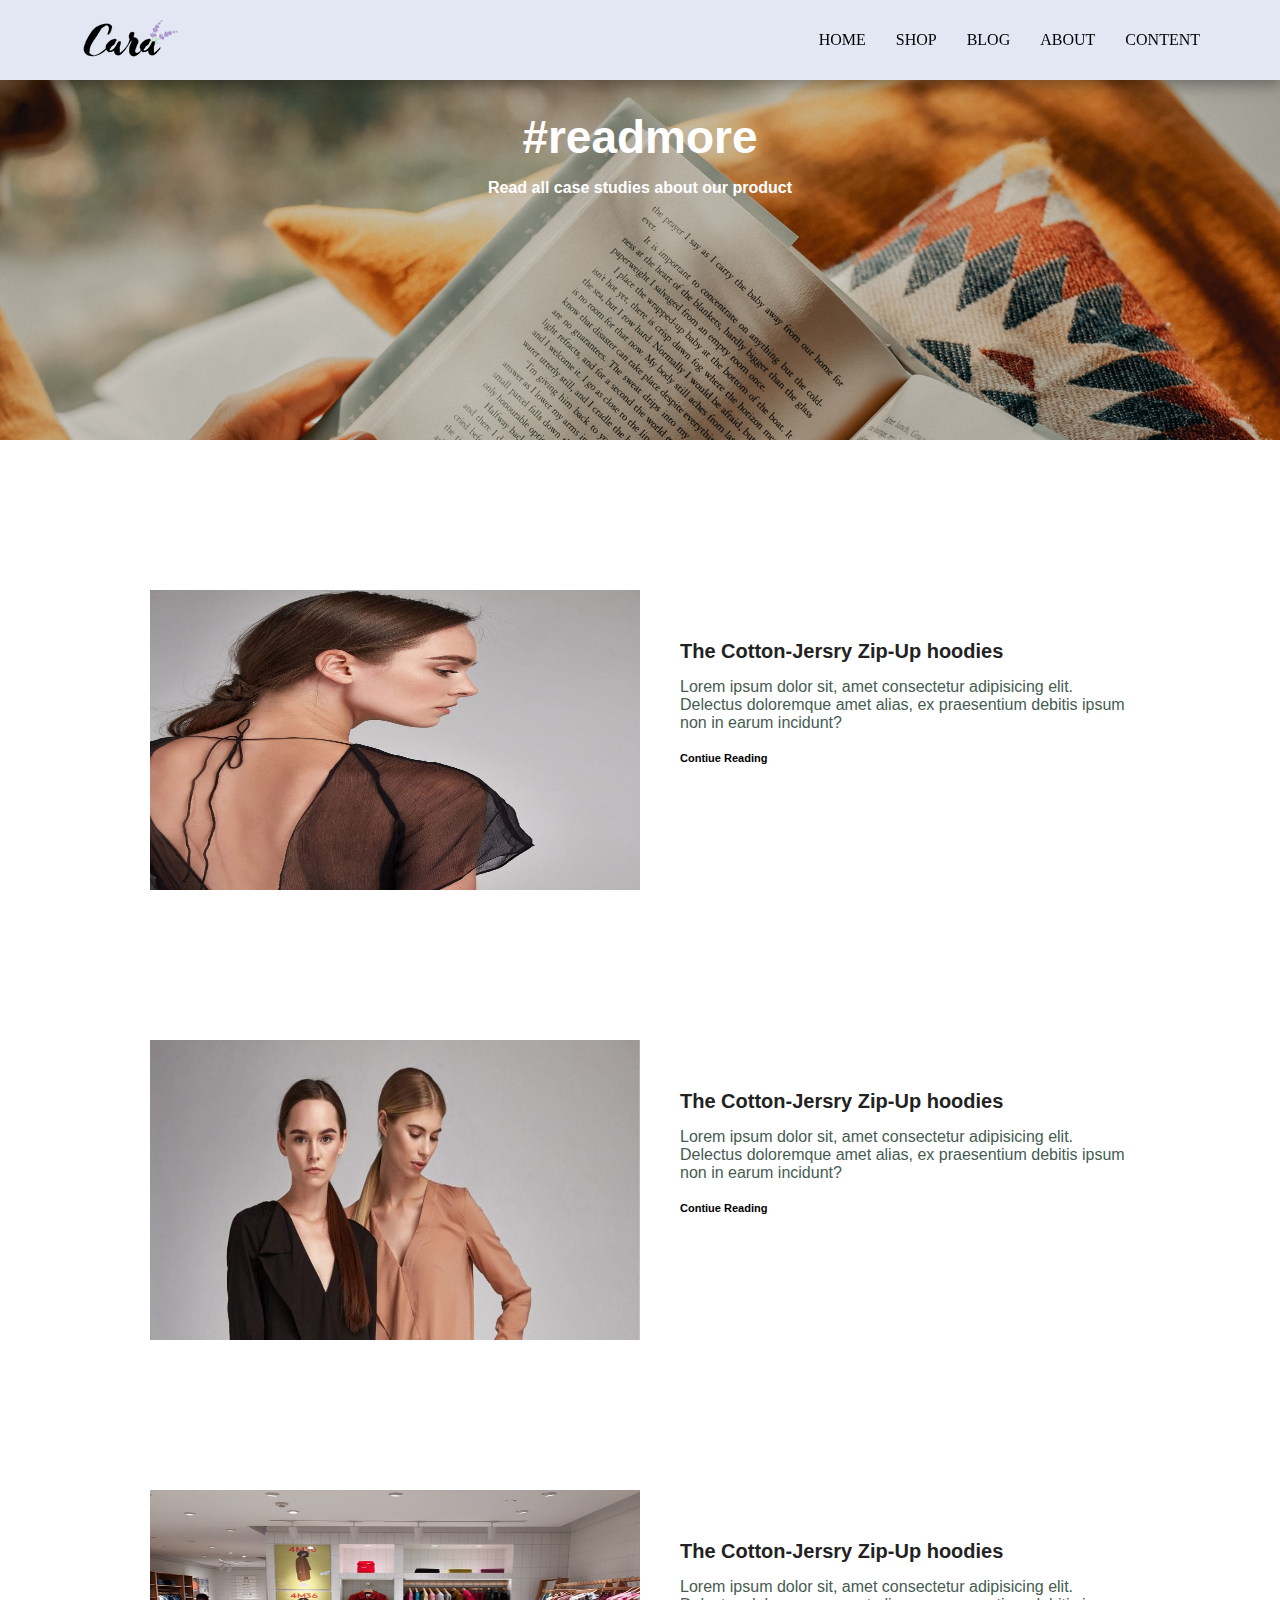
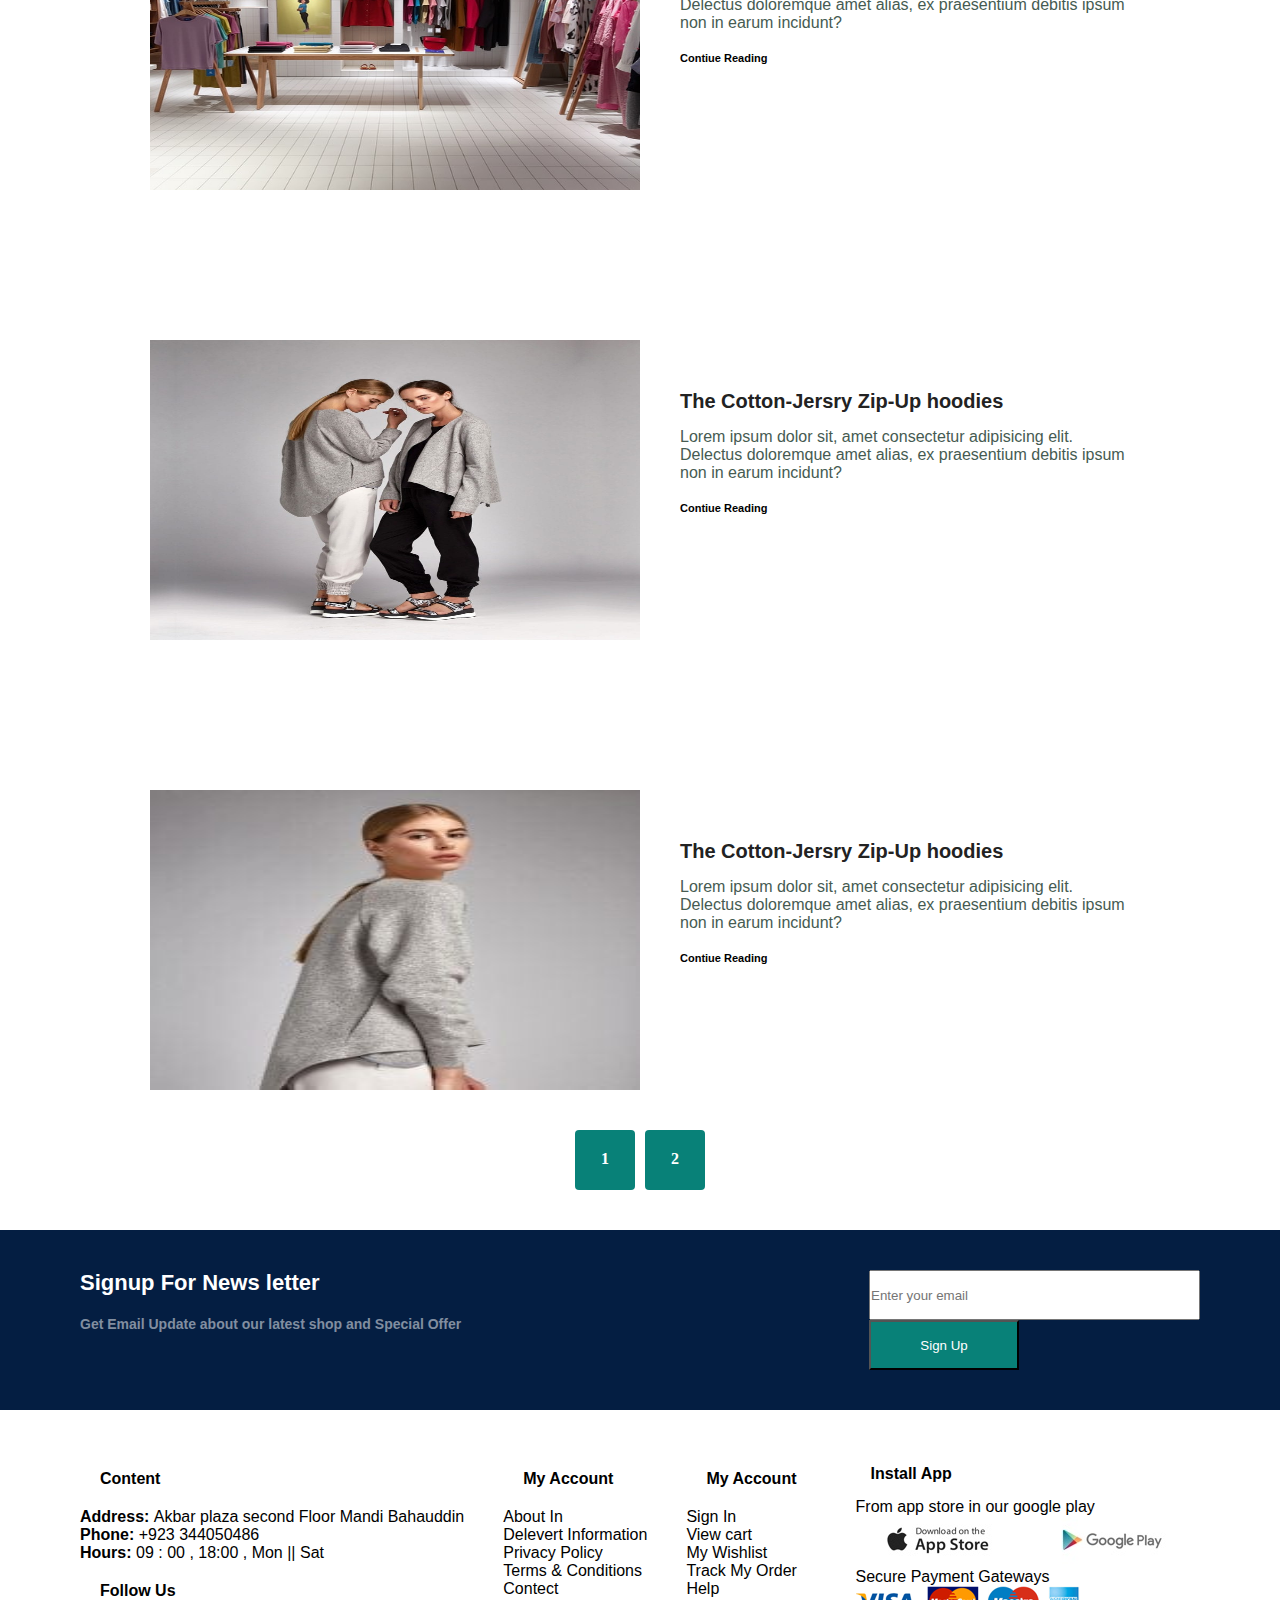
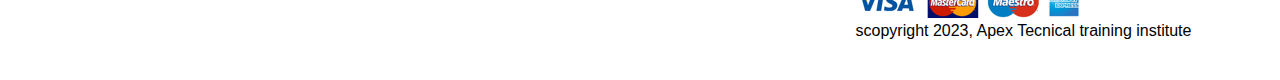
<file: img/Ecommerce-main/blog.html>
<!DOCTYPE html>
<html lang="en">
<head>
    <meta charset="UTF-8">
    <meta name="viewport" content="width=device-width, initial-scale=1.0">
    <title>Document</title>
</head>
<style>
        *{
            padding: 0;
            margin: 0;
            box-sizing: border-box;
        }

        .main-header{
            box-shadow: rgba(0, 0, 0, 0.35) 0px 5px 15px;position: fixed;
    width:100%;
     background-color:#e3e6f3; 
     display: flex;
      justify-content: space-between;
    align-items: center;
     padding: 20px 80px;
     position: fixed;
     top: 0;
        }
        .tag{
            display: flex;
            gap: 30px;
        }

       .img-container{
        background: url('./img/banner/b19.jpg');
        background-size: cover;
    height: 40vh;
  margin-top: 80px;
  color: #e3e6f3;
  text-align: center;
  font-weight: bold;
       } 

</style>


<body>
 <header>
    <div class="main-header">
        <img src="./img/logo.png"/>
        <div class="tag">
        <p>HOME</p>
        <p>SHOP</p>
        <p>BLOG</p>
        <p>ABOUT</p>
        <p>CONTENT</p>
      </div>
        </div> 

 </header> 

 <section>
    <div class="img-container">
       <div style="font-family: 'Spartan', sans-serif;">
        <h2 style="font-size: 46px; color: white;
        line-height: 54px; padding-top:30px;">#readmore</h2>
        <p style="font-size: 16px;
        color: white;
        margin: 15px 0 20px 0;">Read all case studies about our product</p>
      </div>
 </div>
 </section>
  
 <section>
    <div style="padding: 150px 150px 0 150px; display: flex;">
        <div style="width: 50%;  height: 300px;">
        <img src="./img/blog/b1.jpg" style="height: 100%; width: 100%;"/>
        </div>
        <div style="width: 50%; height: 300px; padding-left: 40px; font-family: 'Spartan', sans-serif; padding-top: 50px;">
        <h4 style="font-size: 20px;
        color: #222;">The Cotton-Jersry Zip-Up hoodies</h4>
        <p style="font-size: 16px;
        color: #465b52;
        margin: 15px 0 20px 0;">Lorem ipsum dolor sit, amet consectetur adipisicing elit. Delectus doloremque amet alias, ex praesentium debitis ipsum non in earum incidunt?</p>
        <h4 style="font-size: 11px;">Contiue Reading</h4>
        </div>
     
    </div>

 </section>

 <section>
    <div style="padding: 150px 150px 0 150px; display: flex;">
        <div style="width: 50%;  height: 300px;">
        <img src="./img/blog/b2.jpg" style="height: 100%; width: 100%;"/>
        </div>
        <div style="width: 50%; height: 300px; padding-left: 40px; font-family: 'Spartan', sans-serif; padding-top: 50px;">
        <h4 style="font-size: 20px;
        color: #222;">The Cotton-Jersry Zip-Up hoodies</h4>
        <p style="font-size: 16px;
        color: #465b52;
        margin: 15px 0 20px 0;">Lorem ipsum dolor sit, amet consectetur adipisicing elit. Delectus doloremque amet alias, ex praesentium debitis ipsum non in earum incidunt?</p>
        <h4 style="font-size: 11px;">Contiue Reading</h4>
        </div>
     
    </div> 
 </section>
 <section>
    <div style="padding: 150px 150px 0 150px; display: flex;">
        <div style="width: 50%;  height: 300px;">
        <img src="./img/blog/b3.jpg" style="height: 100%; width: 100%;"/>
        </div>
        <div style="width: 50%; height: 300px; padding-left: 40px; font-family: 'Spartan', sans-serif; padding-top: 50px;">
        <h4 style="font-size: 20px;
        color: #222;">The Cotton-Jersry Zip-Up hoodies</h4>
        <p style="font-size: 16px;
        color: #465b52;
        margin: 15px 0 20px 0;">Lorem ipsum dolor sit, amet consectetur adipisicing elit. Delectus doloremque amet alias, ex praesentium debitis ipsum non in earum incidunt?</p>
        <h4 style="font-size: 11px;">Contiue Reading</h4>
        </div>
     
    </div> 
 </section>
 <section>
    <div style="padding: 150px 150px 0 150px; display: flex;">
        <div style="width: 50%;  height: 300px;">
        <img src="./img/blog/b4.jpg" style="height: 100%; width: 100%;"/>
        </div>
        <div style="width: 50%; height: 300px; padding-left: 40px; font-family: 'Spartan', sans-serif; padding-top: 50px;">
        <h4 style="font-size: 20px;
        color: #222;">The Cotton-Jersry Zip-Up hoodies</h4>
        <p style="font-size: 16px;
        color: #465b52;
        margin: 15px 0 20px 0;">Lorem ipsum dolor sit, amet consectetur adipisicing elit. Delectus doloremque amet alias, ex praesentium debitis ipsum non in earum incidunt?</p>
        <h4 style="font-size: 11px;">Contiue Reading</h4>
        </div>
     
    </div> 
 </section>
 <section>
    <div style="padding: 150px 150px 0 150px; display: flex;">
        <div style="width: 50%;  height: 300px;">
        <img src="./img/blog/b5.jpg" style="height: 100%; width: 100%;"/>
        </div>
        <div style="width: 50%; height: 300px; padding-left: 40px; font-family: 'Spartan', sans-serif; padding-top: 50px;">
        <h4 style="font-size: 20px;
        color: #222;">The Cotton-Jersry Zip-Up hoodies</h4>
        <p style="font-size: 16px;
        color: #465b52;
        margin: 15px 0 20px 0;">Lorem ipsum dolor sit, amet consectetur adipisicing elit. Delectus doloremque amet alias, ex praesentium debitis ipsum non in earum incidunt?</p>
        <h4 style="font-size: 11px;">Contiue Reading</h4>
        </div>
     
    </div>
 </section>
 <section>
<div style="display: flex;
justify-content: center; gap:10px; padding: 40px 0 40px 0;">
    <div  style="
    color: white;
    border-radius: 4px;
    background-color: #088178;
  width: 60px;
  height: 60px;
  text-align: center;
  padding-top: 20px;
    font-weight: 600;"> 1</div>
    <div  style="   color: white;
    border-radius: 4px;
    background-color: #088178;
  width: 60px;
  height: 60px;
  text-align: center;
  padding-top: 20px;
    font-weight: 600;"> 2</div>
</div>
 </section>

 <section>

    <div style="background-color: #041e42; padding: 40px 80px; display: flex; justify-content: space-between; flex-wrap: wrap;">
    
        <div style="font-family: 'Spartan', sans-serif;">
    
            <p style="color: white; font-size: 22px; font-weight: 700; padding-bottom: 10px;">Signup For News letter</p>
            <p style="color: #818ea0; font-size: 14px; font-weight: 600; padding-top: 10px; ">Get Email Update about our latest shop and Special Offer</p>
        </div>
    
        <div style="display: flex; flex-wrap: wrap
        ;">
            <input placeholder="Enter your email" style="height: 50px; width: clamp(300px, 100%, 500px);" />
            <button style="height: 50px; background-color: #088178; color: #fff; width: 150px;"> Sign Up</button>
        </div>
    </div>
     </section>

     <section>
        <div style="  font-family: 'Spartan', sans-serif; display: flex; justify-content: space-between; overflow: hidden; padding: 40px 80px; flex-wrap: wrap;">
            <div>
                <h4 style="padding: 20px;">Content</h4>
                <p><strong> Address: </strong> Akbar plaza second Floor Mandi Bahauddin </p>
                <p><strong> Phone: </strong> +923 344050486</p>
                <p><strong> Hours: </strong>09 : 00 , 18:00 , Mon || Sat</p>
        
                <h4 style="padding: 20px;">Follow Us</h4>
                <i class="fab fa-facebook-f"></i>
                <i class="fab fa-twitter"></i>
                <i class="fab fa-instagram"></i>
                <i class="fab fa-linkedin"></i>
                <i class="fab fa-youtube"></i>
            </div>
        
            <div>
                <h4 style="padding: 20px;">My Account</h4>
                <p>About In</p>
                <p>Delevert Information</p>
                <p>Privacy Policy</p>
                <p>Terms & Conditions</p>
                <p>Contect</p>
            </div>
        
            <div>
                <h4 style="padding: 20px;">My Account</h4>
                <p>Sign In</p>
                <p>View cart</p>
                <p>My Wishlist</p>
                <p>Track My Order </p>
                <p>Help</p>
            </div>
        
            <div>
                <h4 style="padding: 15px;">Install App</h4>
                <p>From app store in our google play</p>
                <img src="./img/pay/app.jpg">
                <img src="./img/pay/play.jpg">
                <p>Secure Payment Gateways</p>
                <img src="./img/pay/pay.png">
        
                <p>scopyright 2023, Apex Tecnical training institute</p>
            </div>
        
        </div>
        
        </section>
</body>   
</html>
</file>
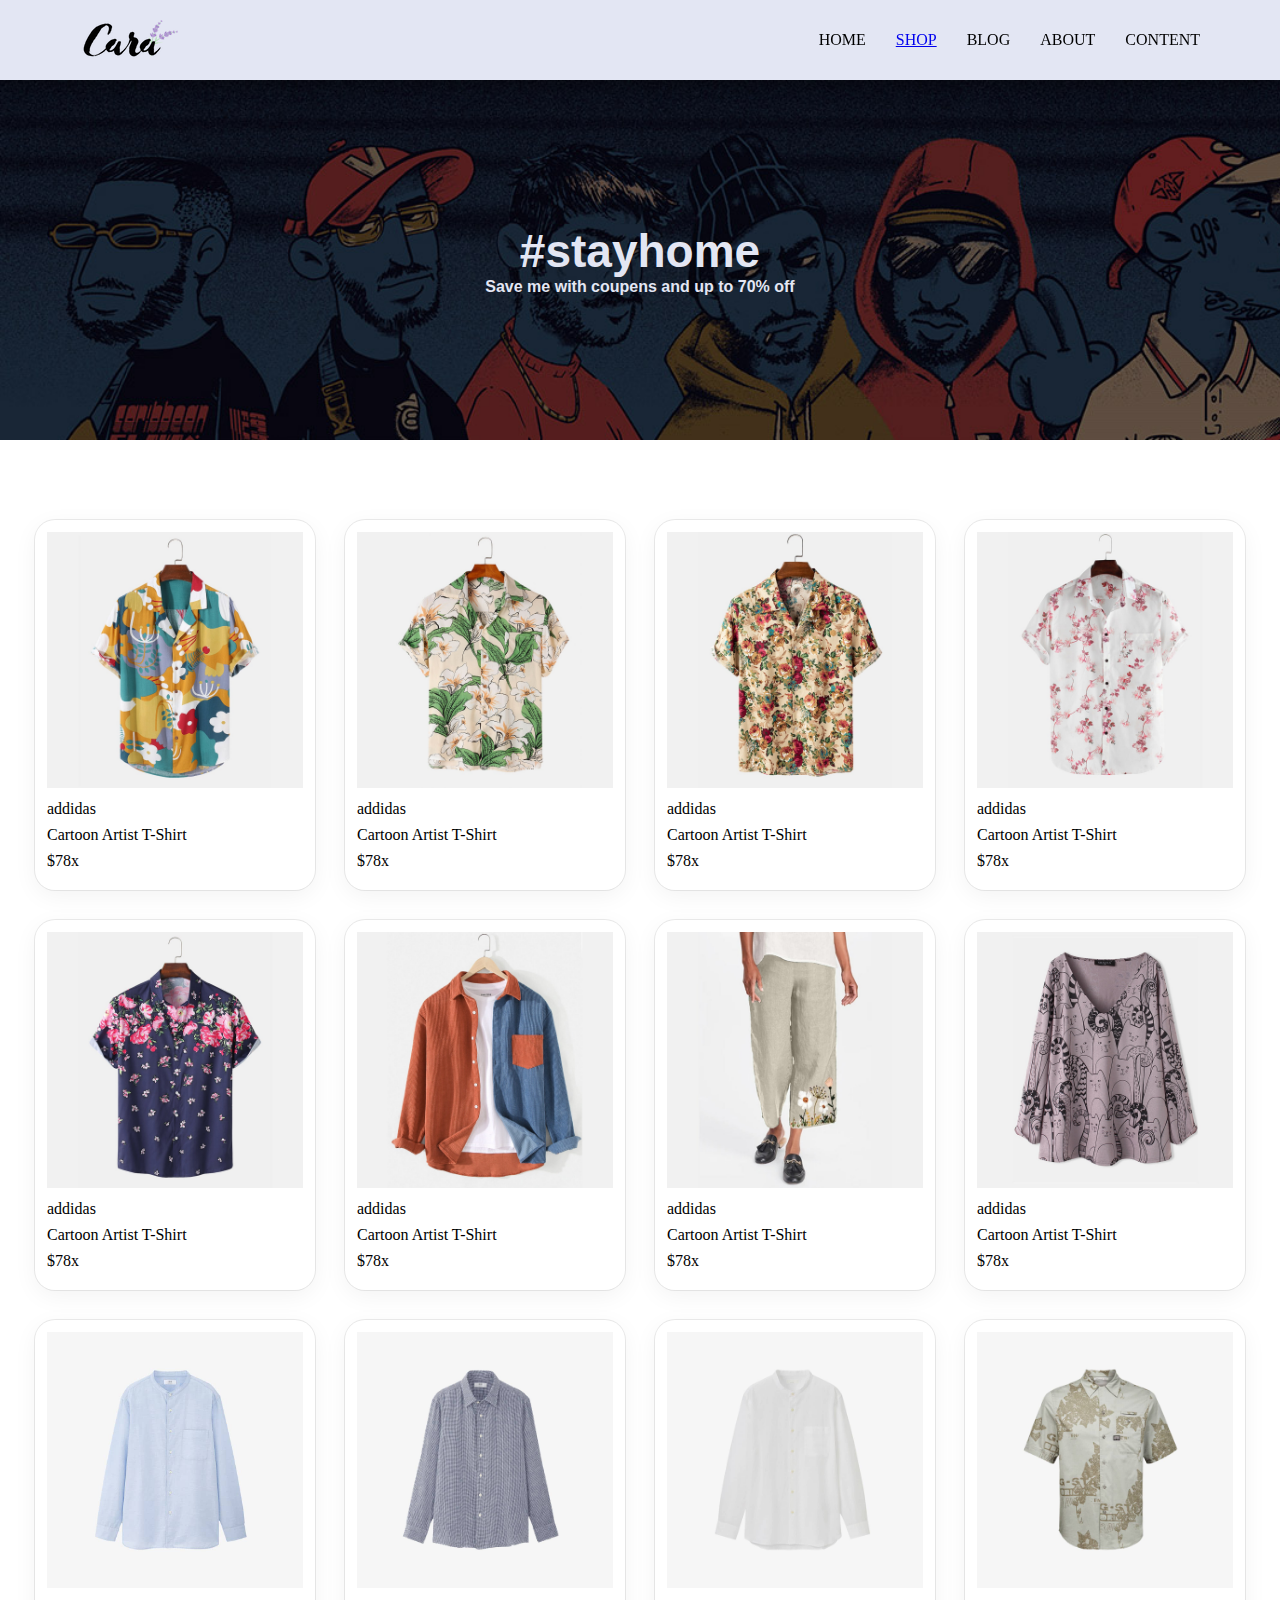
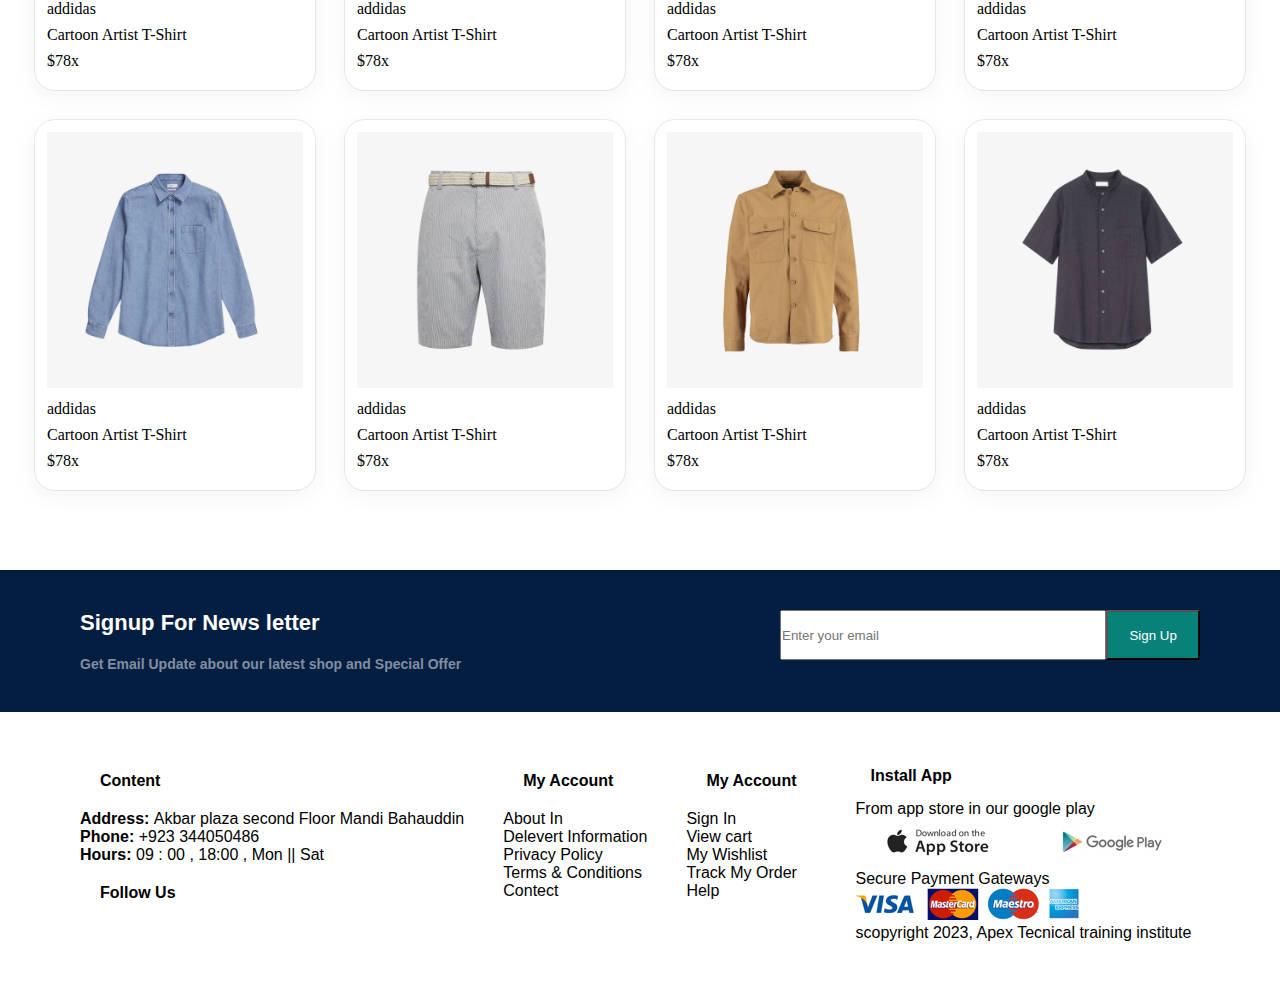
<file: img/Ecommerce-main/shop.html>
<!DOCTYPE html>
<html lang="en">
<head>
    <meta charset="UTF-8">
    <meta name="viewport" content="width=device-width, initial-scale=1.0">
    <title>Document</title>
<link rel="stylesheet" href="./styles.css" />
<link rel="stylesheet" href="./index.css" />
<style>
    *{
        padding: 0;
        margin: 0;
        box-sizing: border-box;
    }   
</style>

</head>
<body>
    <header>
        <div class="main-header container-padding">
        <img src="./img/logo.png"/>
        <div class="tag">
        <p>HOME</p>
        <a href="./shop.html" >SHOP</a>
        <p>BLOG</p>
        <p>ABOUT</p>
        <p>CONTENT</p>
      </div>
        </div> 
     </header>


     <section>
        <div class="shop-container" style=" display: flex;flex-direction: column; justify-content: center; align-items: center;">
            <div style="font-family: 'Spartan', sans-serif;">           
              <h2 style="font-size: 46px; line-height: 54px;">#stayhome</h2>

              <p style="font-size: 16px;">Save me with coupens and up to 70% off</p>
           </div>
        </div>

        <section>
         
          <div style="display: flex; gap: 30px; flex-wrap: wrap; justify-content: center; margin: 80px 0" >
          <div style="width: 280px; border-radius: 20px; height: auto; padding: 12px; overflow: hidden; background-color: white;box-shadow: rgba(0, 0, 0, 0.05) 0px 6px 24px 0px, rgba(0, 0, 0, 0.08) 0px 0px 0px 1px;">
              <img src="./img/products/f1.jpg" style="width: 100%;"/>
              <p style="margin: 8px 0;">addidas</p>
              <p style="margin: 8px 0;">Cartoon Artist T-Shirt</p>
              <i class="fa-solid fa-star"></i><i class="fa-solid fa-star"></i><i class="fa-solid fa-star"></i><i class="fa-solid fa-star"></i><i class="fa-solid fa-star"></i>
              <p style="margin: 8px 0;">$78x</p>
             
          </div>
           <div style="width: 280px; border-radius: 20px; height: auto; padding: 12px; overflow: hidden; background-color: white;box-shadow: rgba(0, 0, 0, 0.05) 0px 6px 24px 0px, rgba(0, 0, 0, 0.08) 0px 0px 0px 1px;">
              <img src="./img/products/f2.jpg" style="width: 100%;"/>
              <p style="margin: 8px 0;">addidas</p>
              <p style="margin: 8px 0;">Cartoon Artist T-Shirt</p>
              <i class="fa-solid fa-star"></i><i class="fa-solid fa-star"></i><i class="fa-solid fa-star"></i><i class="fa-solid fa-star"></i><i class="fa-solid fa-star"></i>
              <p style="margin: 8px 0;">$78x</p>
          </div>
          <div style="width: 280px; border-radius: 20px; height: auto; padding: 12px; overflow: hidden; background-color: white;box-shadow: rgba(0, 0, 0, 0.05) 0px 6px 24px 0px, rgba(0, 0, 0, 0.08) 0px 0px 0px 1px;">
              <img src="./img/products/f3.jpg" style="width: 100%;"/>
              <p style="margin: 8px 0;">addidas</p>
              <p style="margin: 8px 0;">Cartoon Artist T-Shirt</p>
              <i class="fa-solid fa-star"></i><i class="fa-solid fa-star"></i><i class="fa-solid fa-star"></i><i class="fa-solid fa-star"></i><i class="fa-solid fa-star"></i>
              <p style="margin: 8px 0;">$78x</p>
          </div>
          <div style="width: 280px; border-radius: 20px; height: auto; padding: 12px; overflow: hidden; background-color: white;box-shadow: rgba(0, 0, 0, 0.05) 0px 6px 24px 0px, rgba(0, 0, 0, 0.08) 0px 0px 0px 1px;">
              <img src="./img/products/f4.jpg" width="100%"/>
              <p style="margin: 8px 0;">addidas</p>
              <p style="margin: 8px 0;">Cartoon Artist T-Shirt</p>
              <i class="fa-solid fa-star"></i><i class="fa-solid fa-star"></i><i class="fa-solid fa-star"></i><i class="fa-solid fa-star"></i><i class="fa-solid fa-star"></i>
              <p style="margin: 8px 0;">$78x</p>
          </div>
          <div  style="width: 280px; border-radius: 20px; height: auto; padding: 12px; overflow: hidden; background-color: white;box-shadow: rgba(0, 0, 0, 0.05) 0px 6px 24px 0px, rgba(0, 0, 0, 0.08) 0px 0px 0px 1px;">
              <img src="./img/products/f5.jpg" width="100%"/>
              <p style="margin: 8px 0;">addidas</p>
              <p style="margin: 8px 0;">Cartoon Artist T-Shirt</p>
              <i class="fa-solid fa-star"></i><i class="fa-solid fa-star"></i><i class="fa-solid fa-star"></i><i class="fa-solid fa-star"></i><i class="fa-solid fa-star"></i>
              <p style="margin: 8px 0;">$78x</p>
          </div>
          <div style="width: 280px; border-radius: 20px; height: auto; padding: 12px; overflow: hidden; background-color: white;box-shadow: rgba(0, 0, 0, 0.05) 0px 6px 24px 0px, rgba(0, 0, 0, 0.08) 0px 0px 0px 1px;">
              <img src="./img/products/f6.jpg" width="100%"/>
              <p style="margin: 8px 0;">addidas</p>
              <p style="margin: 8px 0;">Cartoon Artist T-Shirt</p>
              <i class="fa-solid fa-star"></i><i class="fa-solid fa-star"></i><i class="fa-solid fa-star"></i><i class="fa-solid fa-star"></i><i class="fa-solid fa-star"></i>
              <p style="margin: 8px 0;">$78x</p>
          </div>
          <div style="width: 280px; border-radius: 20px; height: auto; padding: 12px; overflow: hidden; background-color: white;box-shadow: rgba(0, 0, 0, 0.05) 0px 6px 24px 0px, rgba(0, 0, 0, 0.08) 0px 0px 0px 1px;">
              <img src="./img/products/f7.jpg" width="100%"/>
              <p style="margin: 8px 0;">addidas</p>
              <p style="margin: 8px 0;">Cartoon Artist T-Shirt</p>
              <i class="fa-solid fa-star"></i><i class="fa-solid fa-star"></i><i class="fa-solid fa-star"></i><i class="fa-solid fa-star"></i><i class="fa-solid fa-star"></i>
              <p style="margin: 8px 0;">$78x</p>
          </div>
          <div  style="width: 280px; border-radius: 20px; height: auto; padding: 12px; overflow: hidden; background-color: white;box-shadow: rgba(0, 0, 0, 0.05) 0px 6px 24px 0px, rgba(0, 0, 0, 0.08) 0px 0px 0px 1px;">
              <img src="./img/products/f8.jpg" width="100%"/>
              <p style="margin: 8px 0;">addidas</p>
              <p style="margin: 8px 0;">Cartoon Artist T-Shirt</p>
              <i class="fa-solid fa-star"></i><i class="fa-solid fa-star"></i><i class="fa-solid fa-star"></i><i class="fa-solid fa-star"></i><i class="fa-solid fa-star"></i>
              <p style="margin: 8px 0;">$78x</p>
          </div>
          
     
        
     
          <div style="width: 280px; border-radius: 20px; height: auto; padding: 12px; overflow: hidden; background-color: white;box-shadow: rgba(0, 0, 0, 0.05) 0px 6px 24px 0px, rgba(0, 0, 0, 0.08) 0px 0px 0px 1px;">
              <img src="./img/products/n1.jpg" style="width: 100%;"/>
              <p style="margin: 8px 0;">addidas</p>
              <p style="margin: 8px 0;">Cartoon Artist T-Shirt</p>
              <i class="fa-solid fa-star"></i><i class="fa-solid fa-star"></i><i class="fa-solid fa-star"></i><i class="fa-solid fa-star"></i><i class="fa-solid fa-star"></i>
              <p style="margin: 8px 0;">$78x</p>
             
          </div>
           <div style="width: 280px; border-radius: 20px; height: auto; padding: 12px; overflow: hidden; background-color: white;box-shadow: rgba(0, 0, 0, 0.05) 0px 6px 24px 0px, rgba(0, 0, 0, 0.08) 0px 0px 0px 1px;">
              <img src="./img/products/n2.jpg" style="width: 100%;"/>
              <p style="margin: 8px 0;">addidas</p>
              <p style="margin: 8px 0;">Cartoon Artist T-Shirt</p>
              <i class="fa-solid fa-star"></i><i class="fa-solid fa-star"></i><i class="fa-solid fa-star"></i><i class="fa-solid fa-star"></i><i class="fa-solid fa-star"></i>
              <p style="margin: 8px 0;">$78x</p>
          </div>
          <div style="width: 280px; border-radius: 20px; height: auto; padding: 12px; overflow: hidden; background-color: white;box-shadow: rgba(0, 0, 0, 0.05) 0px 6px 24px 0px, rgba(0, 0, 0, 0.08) 0px 0px 0px 1px;">
              <img src="./img/products/n3.jpg" style="width: 100%;"/>
              <p style="margin: 8px 0;">addidas</p>
              <p style="margin: 8px 0;">Cartoon Artist T-Shirt</p>
              <i class="fa-solid fa-star"></i><i class="fa-solid fa-star"></i><i class="fa-solid fa-star"></i><i class="fa-solid fa-star"></i><i class="fa-solid fa-star"></i>
              <p style="margin: 8px 0;">$78x</p>
          </div>
          <div style="width: 280px; border-radius: 20px; height: auto; padding: 12px; overflow: hidden; background-color: white;box-shadow: rgba(0, 0, 0, 0.05) 0px 6px 24px 0px, rgba(0, 0, 0, 0.08) 0px 0px 0px 1px;">
              <img src="./img/products/n4.jpg" width="100%"/>
              <p style="margin: 8px 0;">addidas</p>
              <p style="margin: 8px 0;">Cartoon Artist T-Shirt</p>
              <i class="fa-solid fa-star"></i><i class="fa-solid fa-star"></i><i class="fa-solid fa-star"></i><i class="fa-solid fa-star"></i><i class="fa-solid fa-star"></i>
              <p style="margin: 8px 0;">$78x</p>
          </div>
          <div  style="width: 280px; border-radius: 20px; height: auto; padding: 12px; overflow: hidden; background-color: white;box-shadow: rgba(0, 0, 0, 0.05) 0px 6px 24px 0px, rgba(0, 0, 0, 0.08) 0px 0px 0px 1px;">
              <img src="./img/products/n5.jpg" width="100%"/>
              <p style="margin: 8px 0;">addidas</p>
              <p style="margin: 8px 0;">Cartoon Artist T-Shirt</p>
              <i class="fa-solid fa-star"></i><i class="fa-solid fa-star"></i><i class="fa-solid fa-star"></i><i class="fa-solid fa-star"></i><i class="fa-solid fa-star"></i>
              <p style="margin: 8px 0;">$78x</p>
          </div>
          <div style="width: 280px; border-radius: 20px; height: auto; padding: 12px; overflow: hidden; background-color: white;box-shadow: rgba(0, 0, 0, 0.05) 0px 6px 24px 0px, rgba(0, 0, 0, 0.08) 0px 0px 0px 1px;">
              <img src="./img/products/n6.jpg" width="100%"/>
              <p style="margin: 8px 0;">addidas</p>
              <p style="margin: 8px 0;">Cartoon Artist T-Shirt</p>
              <i class="fa-solid fa-star"></i><i class="fa-solid fa-star"></i><i class="fa-solid fa-star"></i><i class="fa-solid fa-star"></i><i class="fa-solid fa-star"></i>
              <p style="margin: 8px 0;">$78x</p>
          </div>
          <div style="width: 280px; border-radius: 20px; height: auto; padding: 12px; overflow: hidden; background-color: white;box-shadow: rgba(0, 0, 0, 0.05) 0px 6px 24px 0px, rgba(0, 0, 0, 0.08) 0px 0px 0px 1px;">
              <img src="./img/products/n7.jpg" width="100%"/>
              <p style="margin: 8px 0;">addidas</p>
              <p style="margin: 8px 0;">Cartoon Artist T-Shirt</p>
              <i class="fa-solid fa-star"></i><i class="fa-solid fa-star"></i><i class="fa-solid fa-star"></i><i class="fa-solid fa-star"></i><i class="fa-solid fa-star"></i>
              <p style="margin: 8px 0;">$78x</p>
          </div>
          <div  style="width: 280px; border-radius: 20px; height: auto; padding: 12px; overflow: hidden; background-color: white;box-shadow: rgba(0, 0, 0, 0.05) 0px 6px 24px 0px, rgba(0, 0, 0, 0.08) 0px 0px 0px 1px;">
              <img src="./img/products/n8.jpg" width="100%"/>
              <p style="margin: 8px 0;">addidas</p>
              <p style="margin: 8px 0;">Cartoon Artist T-Shirt</p>
              <i class="fa-solid fa-star"></i><i class="fa-solid fa-star"></i><i class="fa-solid fa-star"></i><i class="fa-solid fa-star"></i><i class="fa-solid fa-star"></i>
              <p style="margin: 8px 0;">$78x</p>
          </div>
          
      </div>
    </section>
      <section>

        <div style="background-color: #041e42; padding: 40px 80px; display: flex; justify-content: space-between; flex-wrap: wrap;">
        
            <div style="font-family: 'Spartan', sans-serif;">
        
                <p style="color: white; font-size: 22px; font-weight: 700; padding-bottom: 10px;">Signup For News letter</p>
                <p style="color: #818ea0; font-size: 14px; font-weight: 600; padding-top: 10px; ">Get Email Update about our latest shop and Special Offer</p>
            </div>
        
            <div style="display: flex; ">
                <input placeholder="Enter your email" style="height: 50px; width: clamp(300px, 100%, 500px);" />
                <button style="height: 50px; background-color: #088178; color: #fff; width: 120px;"> Sign Up</button>
            </div>
        </div>
         </section>

         <section>
          <div style="  font-family: 'Spartan', sans-serif; display: flex; justify-content: space-between; overflow: hidden; padding: 40px 80px; flex-wrap: wrap;">
              <div>
                  <h4 style="padding: 20px;">Content</h4>
                  <p><strong> Address: </strong> Akbar plaza second Floor Mandi Bahauddin </p>
                  <p><strong> Phone: </strong> +923 344050486</p>
                  <p><strong> Hours: </strong>09 : 00 , 18:00 , Mon || Sat</p>
          
                  <h4 style="padding: 20px;">Follow Us</h4>
                  <i class="fab fa-facebook-f"></i>
                  <i class="fab fa-twitter"></i>
                  <i class="fab fa-instagram"></i>
                  <i class="fab fa-linkedin"></i>
                  <i class="fab fa-youtube"></i>
              </div>
          
              <div>
                  <h4 style="padding: 20px;">My Account</h4>
                  <p>About In</p>
                  <p>Delevert Information</p>
                  <p>Privacy Policy</p>
                  <p>Terms & Conditions</p>
                  <p>Contect</p>
              </div>
          
              <div>
                  <h4 style="padding: 20px;">My Account</h4>
                  <p>Sign In</p>
                  <p>View cart</p>
                  <p>My Wishlist</p>
                  <p>Track My Order </p>
                  <p>Help</p>
              </div>
          
              <div>
                  <h4 style="padding: 15px;">Install App</h4>
                  <p>From app store in our google play</p>
                  <img src="./img/pay/app.jpg">
                  <img src="./img/pay/play.jpg">
                  <p>Secure Payment Gateways</p>
                  <img src="./img/pay/pay.png">
          
                  <p>scopyright 2023, Apex Tecnical training institute</p>
              </div>
          
          </div>
          
          </section>
</body>
</html>
</file>
<file: styles.css>
*{
    padding: 0;
    margin: 0;
    box-sizing: border-box;
}
.space{
    padding: 40px 80px;
}

.tag{
    display: flex;
    justify-content: space-between;
    gap: 30px;
}
.shop-container{
    background: url('./img/banner/b1.jpg');
    background-size: cover;
    height: 40vh;
    margin-top: 80px;
    color: #e3e6f3;
    text-align: center;
    font-weight: bold;
 }  

 .main-image{
    padding-left: 50px;
    padding-top: 90px;
    padding-right: 90px; 
 }

.small-image-tag{
    height: 50%;
    width: 50%;
}

.Fashion-Page{
background: url('./img/products/f1.jpg');
background-size: cover;
height: 100vh;
margin-top: 80px;
}
</file>
<file: index.css>
a{
    color: #222;
    text-decoration: none;
}

.container-padding{
    padding: 0px 50px;
}


.tag{
    display: flex;
    gap: 20px;
    justify-content: center;
     }
.main-header{
    box-shadow: rgba(0, 0, 0, 0.35) 0px 5px 15px;
    background-color:#e3e6f3; 
    width:100%;
    position: fixed;
    top: 0;
    display: flex;
    justify-content: space-between;
    align-items: center;
    padding:20px;
    z-index: 999;
}



.container-image{
    background-image: url('./img/hero4.png');
    height: 100vh;
    width: 100%;
    background-size: cover ;
    background-position: 0% -20%;
    display: flex;
    flex-direction: column;
    justify-content: center;
}
.container-image > h3{
    font-size: 24px; font-weight: 600; text-transform: capitalize;
}
.container-image > h1{
    font-size: 50px;
}
.container-image > p{
    color: rgb(39, 56, 56);
    padding-top:25px ;
}
.container-image > div{
    width:220px;
    height: 45px;
    margin-top: 14px;
    overflow: hidden;
    position: relative;
}
.container-image > div > img{
 width:100%;
 height: 100%;

}
.container-image > div > p{
   position: absolute;
   top:25%;
   left: 30%;
   
   }


.section{
    padding: 40px 80px;
}
.featcher-container{
display: flex;
justify-content: space-around;
flex-wrap: wrap;
gap:12px
}

.featcher-container > div{
    width:180px;
    background-color: white;
    box-shadow: rgba(0, 0, 0, 0.19) 0px 10px 20px, rgba(0, 0, 0, 0.23) 0px 6px 6px;
    padding: 20px;
    text-align: center;
}
.featcher-container > div:nth-child(1) >p{
     background-color: rgb(190, 185, 185);
     padding: 7px 0 ;
}
.featcher-container > div:nth-child(2) >p{
    background-color: rgb(43, 36, 68);
    padding: 7px 0 ;
}
.featcher-container > div:nth-child(3) >p{
    background-color: rgb(196, 183, 9);
    padding: 7px 0 ;
}
.featcher-container > div:nth-child(4) >p{
    background-color: rgb(17, 104, 145);
    padding: 7px 0 ;
}
.featcher-container > div:nth-child(5) >p{
    background-color: rgb(14, 196, 54);
    padding: 7px 0 ;
}
.featcher-container > div:nth-child(6) >p{
    background-color: rgb(156, 21, 100);
    padding: 7px 0 ;
}
.product-content{
    text-align: center;
     padding: 60px; 
     height: 30%;
      margin: 20px;
       line-height: 54px;
        color: #222; 
        font-size: 32px;
}

.product-content> p{
    font-size: 16px;
     color: #465b52; 
    margin: 15px 0 20px 0;
}
.product-container{
    display: flex; gap: 30px; flex-wrap: wrap; justify-content: center  ;
}

.product-container > div{
    width: 280px; border-radius: 20px; height: auto; padding: 12px; overflow: hidden; background-color: white; box-shadow: rgba(0, 0, 0, 0.05) 0px 6px 24px 0px, rgba(0, 0, 0, 0.08) 0px 0px 0px 1px;
}
.product-container > div > p{
    margin: 8px 0;

}
.product-container > div > img{
    width: 100%;
}

.service-container  > p {
    font-size: 30px;
    font-size: 30px; 
    /* line-height: 54px;  */
    text-align: center;  
}
.service-container > p > span {
    color:red
}
.service-container  > button{
    font-size: 14px; font-weight: 600; padding: 15px 30px; border-radius: 4px; transition: 1s; border: none;
}
.service-container  > button:hover{
   background-color: #088178;
   color: white;
}
.arrival-container > h1 {
    text-align: center; 
    padding: 60px; height: 30%;
    margin: 20px; line-height: 54px; 
    color: #222; font-size: 32px;
}
.arrival-container > p {
    font-size: 16px; color: #465b52;
    margin: 15px 0 20px 0;
    font-family: 'Playfair Display', serif;
}

.card-content{
    display: flex; 
    gap: 30px; flex-wrap: wrap; 
    justify-content: center;
}
.card-content > p {
 width: 280px; border-radius: 20px; 
 height: auto; padding: 12px; 
 overflow: hidden; background-color: white; 
 box-shadow: rgba(0, 0, 0, 0.05) 0px 6px 24px 0px, rgba(0, 0, 0, 0.08) 0px 0px 0px 1px;
}

.card-content > div > img {
    width: 100%;
}

.card-content > div:nth-child(1) > p {
    margin: 8px 0;
}

.card-content > div:nth-child(2) > p {
    margin: 8px 0;
}
.card-content > div:nth-child(3) > p {
    margin: 8px 0;
}
/* .container-paddin2{
padding: 0 20px;
} */
.crazy-container{
    display: flex;
    justify-content: space-around;
    position: relative;
    gap: 12px;
    padding: 80px 20px;
    /* z-index: -99; */
}
.crazy-content{
    width: clamp(300px ,100% ,520px); 
    background-image: url('./img/banner/b17.jpg');
    background-position: right  top;
    height: 320px;
    overflow: hidden;  
    color: white;
    padding-left: 20px;
    padding-top: 40px;
    gap: 20px;
}
.crazy-content > button{
background-color: white;
position: relative;    font-size: 13px;
font-weight: 600;
padding: 11px 18px;
color: white;
background-color: transparent;
cursor: pointer;
outline: none;
transition: 0.2s;
border: 1px solid white;
}
.crazy-content > button:hover{
    background-color: #088178;
    color: white;
}

.crazy-content2{
    width: clamp(300px ,100% ,520px); 
    background-image: url('./img/banner/b10.jpg');
    height: 320px;
    overflow: hidden;  
}

.seasonal-container{
    display: flex; 
    justify-content: space-between; 
    flex-wrap: wrap; 
    position: relative; 
    z-index: -1;gap:12px;
}


.blog-box{
    padding: 150px 150px 0 150px;
     display: flex;
}
.blog-img{
    width: 50%;  height: 300px;
}
.blog-text{
    width: 50%; height: 300px; padding-left: 40px; font-family: 'Spartan', sans-serif; padding-top: 50px;
}
/* .crazy-content{
    width: clamp(300px ,100% ,520px); 
    background-image: url('./img/banner/b17.jpg');
    height: 320px;
    overflow: hidden;  
    position: relative;


}
.crazy-content > div {
    z-index: 990;
}
.crazy-content > div > button {
    font-size: 20px; padding: 10px 10px; background-color: transparent; position: relative; z-index: 1000;
}
.crazy-content > div > button:hover {
  transform: scale(2);
    
}
.crazy-content > div:nth-child(1) {
    height: 300px;  
    overflow: hidden; 
    position: relative; 
    z-index: -1; 
    width: clamp(300px , 100%, 550px);
}


.crazy-content2{
    width: clamp(300px ,100% ,520px); 
    background-image: url('./img/banner/b10.jpg');
    height: 320px;
    overflow: hidden;  
    position: relative;
}

.crazy-content2 > div > button {
    font-size: 20px; padding: 10px 10px; background-color: transparent; position: relative; z-index: 1000;
}
.crazy-content2 > div > button:hover {
  transform: scale(2);
    
}
.crazy-content2 > div:nth-child(1) {
    height: 300px;  
    overflow: hidden; 
    position: relative; 
    z-index: -1; 
    width: clamp(300px , 100%, 550px);
} */



.card-container > div:nth-child(2){
    width: clamp(300px , 100%, 550px);
}
.card-container > div > img{
    width: 100%; height: 300px;
}
.card-container > div
 > div {
    position: absolute; 
    font-family: 'Spartan', sans-serif; 
    top:25%; color: aliceblue; 
    font-size: 28px; 
    padding: 20px;
}

.card-container > div:nth-child(1) > p{
    color: white; font-size: 20px; font-weight: 300;
}
.card-container > div:nth-child(2) > p{
    color: white; font-size: 28px; font-weight: 800;
}
.card-container > div:nth-child(3) > p{
    color: white; font-size: 14px; font-weight: 500; padding-bottom: 15px;
}
.card-container > div > button{
    font-size: 13px; font-weight: 600; 
    padding: 11px 18px; color: white; 
    background-color: transparent; 

}


/* .img-container{
    background-position: 80%;
} */
.about-box{
padding: 150px 150px 0 150px; display: flex; 
}
.about-img{
width: 50%;  height: 400px;
}
.about-text{
width: 50%; height: 300px; padding-left: 40px; font-family: 'Spartan', sans-serif; padding-top: 50px;
}

.app-container > h2 {
font-size: 50px; padding-top: 60px; text-align: center;
}
.app-box{
    text-align: center; 
    display: flex;
    justify-content: center;  
  }

.end-container{
    font-family: 'Spartan', sans-serif; display: flex; justify-content: space-between; 
    overflow: hidden; padding: 40px 80px; flex-wrap: wrap;
  }

.blue-container{
    background-color: #041e42;
    padding: 40px 80px;
    display: flex; 
    
    justify-content: space-between; 
    flex-wrap: nowrap; 
    margin-top: 50px;
    gap:10px
  }

.end-container{
    font-family: 'Spartan', sans-serif; display: flex; 
    justify-content: space-between; 
    overflow: hidden; 
    padding: 40px 80px; 
    flex-wrap: wrap;
}
.map-area{
    width: 50%; overflow: hidden;
}
.map-area>iframe{
    width: 100%;
    padding:5px
}

@media screen and (max-width:1263px) {
    .seasonal-container{
        justify-content: space-around;
        /* align-items: center; */
    } 
}

@media (max-width:900px){
    .about-box{
        padding: 60px 50px 0 50px;
        }   
}
 
@media screen and (max-width:800px) {
    .container-image{
        background-position: 70%;
    }
    .crazy-container{
        flex-direction: column;
        align-items: center;
    }
    .blog-box{
        padding: 150px 60px 0 60px; 
    }
    .blue-container{
        flex-direction: column;
    /* align-items: center; */
    }
    .blue-container>div:nth-child(2){
  
    /* justify-content: flex-end; */
    margin: 0 10%;

    }
}
@media (max-width:755px){
    .map-area{
        width:clamp(300px, 100%, 720px);
        padding: 10px;
        overflow: hidden;
     } 
}
@media (max-width:700px){
    .about-box{
            flex-direction: column;
        }   
    .about-img{
            width: 100%;  
            }
    .about-text{
            width: 100%;padding-left: 0px; 
            }
           
}


@media screen and (max-width : 540px) {
    .images{
        justify-content: center;
    }
    .blog-box{
        padding: 150px 20px 0 20px; 
    }
    .about-box{
        padding: 60px 10px 0 10px;
        }   
    
}

@media screen and (max-width : 570px) {
    header{
        display: none;
    }
    .container-image > h1{
        font-size: 35px;
    }
    .container-padding{
        padding: 0px 20px;
    }
    .section{
        padding: 60px 20px;
    }
}

@media screen and (max-width:450px) {
    .container-image{
        background-position: 80%;
        padding: 150px 12px 0 12px;
    }
    .blog-box{
      flex-direction: column;
      padding-top: 40px ;
    }
    .blog-img{
        width: 100%;  height: 300px;
    }
    .blog-text{
        width: 100%; padding-left: 0px; padding-top: 20px; height: 180px; 
    }
    .service-container{
        gap:10px
    }
    .service-container > p:nth-child(2){
        /* background-color: red; */
        font-size: 22px;
    }
    .end-container{
       padding: 40px 15px; 
    }
    .blue-container{
        padding: 20px 10px;
    }
    .end-content{
        padding: 40px 15px;
    }
    .blue-container>div:nth-child(2){
  
        /* justify-content: flex-end; */
        margin: 0 0%;
     }
    
}
</file>
<file: img/Ecommerce-main/styles.css>
*{
    padding: 0;
    margin: 0;
    box-sizing: border-box;
}
.space{
    padding: 40px 80px;
}

.tag{
    display: flex;
    justify-content: space-between;
    gap: 30px;
}
.shop-container{
    background:
     url('./img/banner/b1.jpg');
    background-size: cover;
    height: 40vh;
  margin-top: 80px;
  color: #e3e6f3;
  text-align: center;
  font-weight: bold;
 }  

 .main-image{
    
    padding-left: 50px;
    padding-top: 90px;
    padding-right: 90px;
    
 }
.small-image-tag{
    height: 50%;
    width: 50%;
}


 .Fashion-Page{
background: url('./img/products/f1.jpg');
background-size: cover;
height: 100vh;
margin-top: 80px;
 }

 .tag{
    display: flex;
    justify-content: space-between;
    gap: 30px;

    }
</file>
<file: img/Ecommerce-main/index.css>
.container-padding{
    padding: 0px 80px;
}



.main-header{
    box-shadow: rgba(0, 0, 0, 0.35) 0px 5px 15px;position: fixed;
    width:100%;
     background-color:#e3e6f3; 
     display: flex;
      justify-content: space-between;
    align-items: center;
     padding-top: 20px ;
     padding-bottom: 20px ;
     position: fixed;
     top: 0;
}



.container-image{
    background-image: url('./img/hero4.png');
    height: 100vh;
    width: 100%;
    background-size: cover ;
    background-position: 0% -20%;
    display: flex;
    flex-direction: column;
    justify-content: center;
}
.container-image > h3{
    font-size: 24px; font-weight: 600; text-transform: capitalize;
}
.container-image > h1{
    font-size: 50px;
}
.container-image > p{
    color: rgb(39, 56, 56);
    padding-top:25px ;
}
.container-image > div{
    width:220px;
    height: 45px;

 margin-top: 14px;
 overflow: hidden;
 position: relative;
}
.container-image > div > img{
 width:100%;
 height: 100%;

}
.container-image > div > p{
   position: absolute;
   top:25%;
   left: 30%;
   
   }

@media screen and (max-width:800px) {
    .container-image{
        background-position: 70%;
    }
}

@media screen and (max-width:450px) {
    .container-image{
        background-position: 80%;
    }
}
.section{
    padding: 40px 80px;
}
.featcher-container{
display: flex;
justify-content: space-between;
}

.featcher-container > div{
    width:180px;
    background-color: white;
    box-shadow: rgba(0, 0, 0, 0.19) 0px 10px 20px, rgba(0, 0, 0, 0.23) 0px 6px 6px;
    padding: 20px;
    text-align: center;
}
.featcher-container > div:nth-child(1) >p{
     background-color: rgb(190, 185, 185);
     padding: 7px 0 ;
}
.featcher-container > div:nth-child(2) >p{
    background-color: rgb(43, 36, 68);
    padding: 7px 0 ;
}
.featcher-container > div:nth-child(3) >p{
    background-color: rgb(196, 183, 9);
    padding: 7px 0 ;
}
.featcher-container > div:nth-child(4) >p{
    background-color: rgb(17, 104, 145);
    padding: 7px 0 ;
}
.featcher-container > div:nth-child(5) >p{
    background-color: rgb(14, 196, 54);
    padding: 7px 0 ;
}
.featcher-container > div:nth-child(6) >p{
    background-color: rgb(156, 21, 100);
    padding: 7px 0 ;
}
.product-content{
    text-align: center;
     padding: 60px; 
     height: 30%;
      margin: 20px;
       line-height: 54px;
        color: #222; 
        font-size: 32px;
}

.product-content> p{
    font-size: 16px;
     color: #465b52; 
    margin: 15px 0 20px 0;
}
.product-container{
    display: flex; gap: 30px; flex-wrap: wrap; justify-content: center  ;
}

.product-container > div{
    width: 280px; border-radius: 20px; height: auto; padding: 12px; overflow: hidden; background-color: white; box-shadow: rgba(0, 0, 0, 0.05) 0px 6px 24px 0px, rgba(0, 0, 0, 0.08) 0px 0px 0px 1px;
}
.product-container > div > p{
    margin: 8px 0;

}
.product-container > div > img{
    width: 100%;
}

.service-container  > p {
    font-size: 30px;
    font-size: 30px; 
    line-height: 54px; 
    text-align: center;
}
.service-container > p > span {
    color:red
}
.service-container  > button{
    font-size: 14px; font-weight: 600; padding: 15px 30px; border-radius: 4px;
}

.arrival-container > h1 {
    text-align: center; 
    padding: 60px; height: 30%;
    margin: 20px; line-height: 54px; 
    color: #222; font-size: 32px;
}
.arrival-container > p {
    font-size: 16px; color: #465b52;
    margin: 15px 0 20px 0;
    font-family: 'Playfair Display', serif;
}

.card-content{
    display: flex; 
    gap: 30px; flex-wrap: wrap; 
    justify-content: center;
}
.card-content > p {
 width: 280px; border-radius: 20px; 
 height: auto; padding: 12px; 
 overflow: hidden; background-color: white; 
 box-shadow: rgba(0, 0, 0, 0.05) 0px 6px 24px 0px, rgba(0, 0, 0, 0.08) 0px 0px 0px 1px;
}

.card-content > div > img {
    width: 100%;
}

.card-content > div:nth-child(1) > p {
    margin: 8px 0;
}

.card-content > div:nth-child(2) > p {
    margin: 8px 0;
}
.card-content > div:nth-child(3) > p {
    margin: 8px 0;
}

.crazy-container > :hover{
    display: flex; 
    justify-content: space-around; 
    background-size: cover;  
    background-position: center center; 
    flex-wrap: wrap; gap:20px;
}
.crazy-container > div:nth-child(1) {
    height: 300px;  
    overflow: hidden; 
    position: relative; 
    z-index: -1; 
    width: clamp(300px , 100%, 550px);
}
.card-container > div:nth-child(2){
    width: clamp(300px , 100%, 550px);
}
.card-container > div > img{
    width: 100%; height: 300px;
}
.card-container > div > div {
    position: absolute; 
    font-family: 'Spartan', sans-serif; 
    top:25%; color: aliceblue; 
    font-size: 28px; 
    padding: 20px;
}

.card-container > div:nth-child(1) > p{
    color: white; font-size: 20px; font-weight: 300;
}
.card-container > div:nth-child(2) > p{
    color: white; font-size: 28px; font-weight: 800;
}
.card-container > div:nth-child(3) > p{
    color: white; font-size: 14px; font-weight: 500; padding-bottom: 15px;
}
.card-container > div > button{
    font-size: 13px; font-weight: 600; 
    padding: 11px 18px; color: white; 
    background-color: transparent; 

}
</file>
